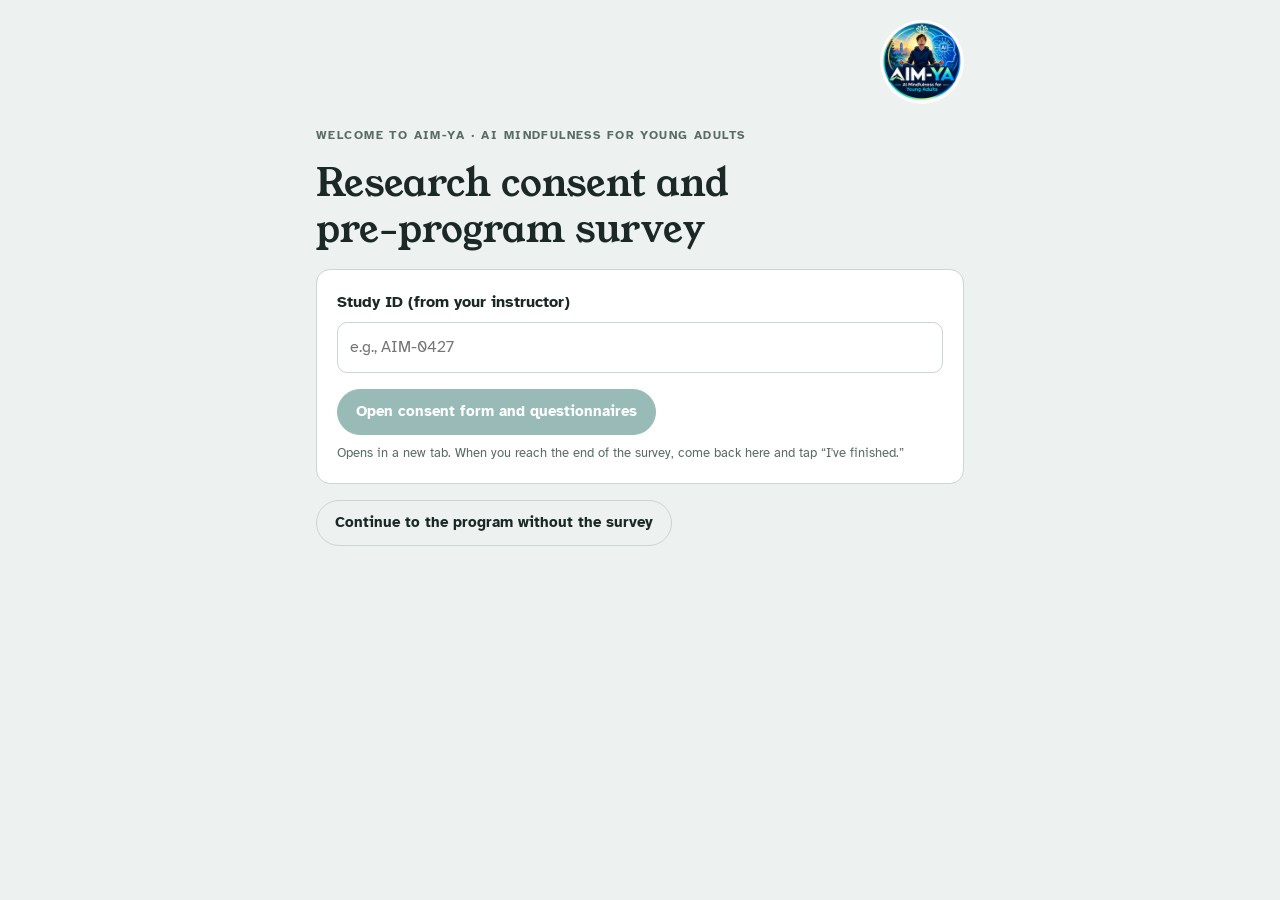
<file: index.html>
<!doctype html>
<html lang="en">
<head>
<meta charset="utf-8">
<meta name="viewport" content="width=device-width,initial-scale=1,viewport-fit=cover">
<title>AIM-YA</title>
<link rel="icon" href="media/logo.png">
<link rel="preconnect" href="https://fonts.googleapis.com">
<link rel="preconnect" href="https://fonts.gstatic.com" crossorigin>
<link rel="stylesheet" href="https://fonts.googleapis.com/css2?family=Young+Serif&family=Atkinson+Hyperlegible:ital,wght@0,400;0,700;1,400&family=JetBrains+Mono:wght@400;500&display=swap">
<link rel="stylesheet" href="app/app.css?v=8">
</head>
<body>
<div class="wrap" id="app" aria-live="polite"></div>
<div class="toast" id="toast" hidden></div>
<script>
window.AIMYA_VERSION="main"; window.AIMYA_ROOT="";
</script>
<script src="versions.js?v=8"></script>
<script src="app/app.js?v=8"></script>
</body>
</html>
</file>
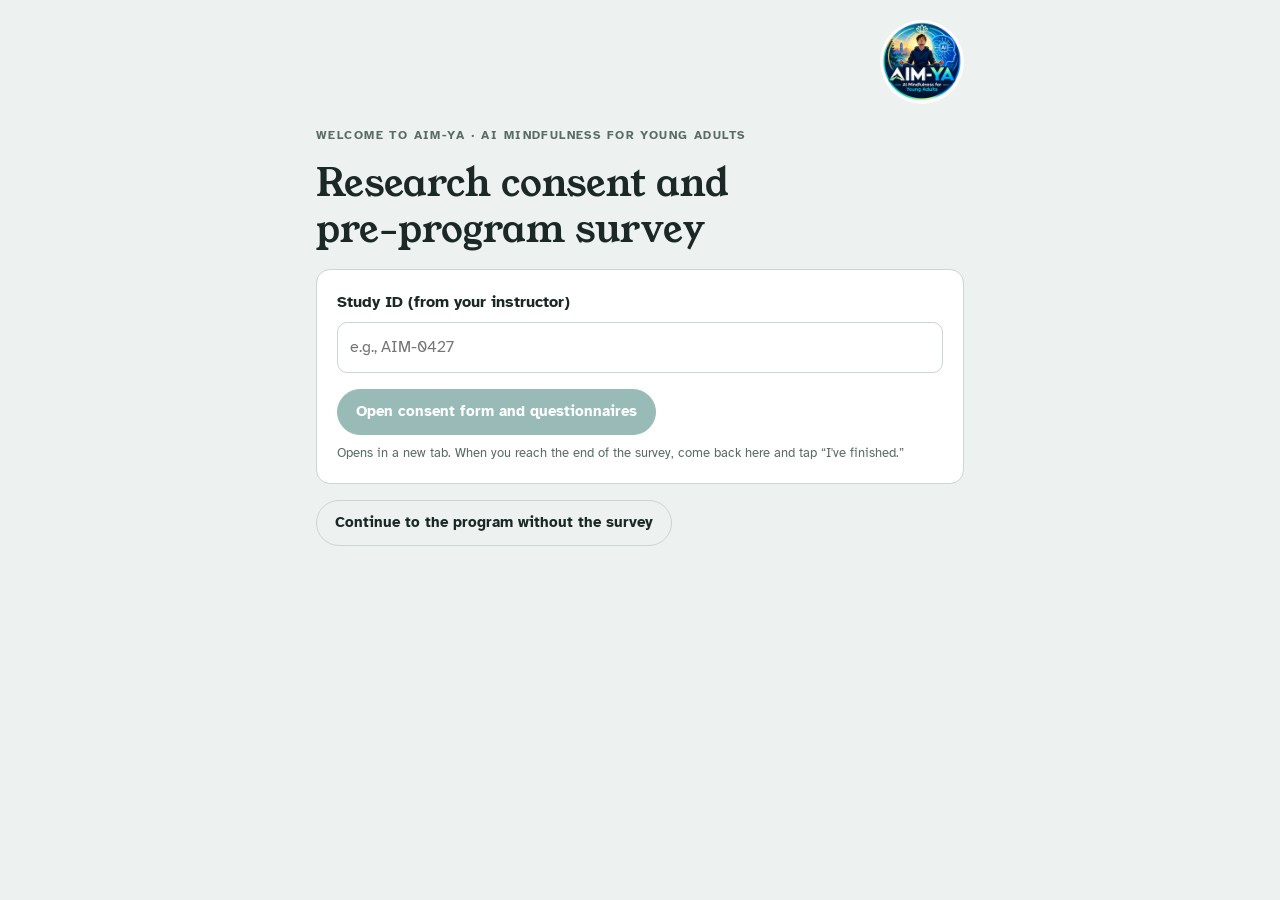
<file: _template/index.html>
<!doctype html>
<html lang="en">
<head>
<meta charset="utf-8">
<meta name="viewport" content="width=device-width,initial-scale=1,viewport-fit=cover">
<title>AIM-YA</title>
<link rel="icon" href="../media/logo.png">
<link rel="preconnect" href="https://fonts.googleapis.com">
<link rel="preconnect" href="https://fonts.gstatic.com" crossorigin>
<link rel="stylesheet" href="https://fonts.googleapis.com/css2?family=Young+Serif&family=Atkinson+Hyperlegible:ital,wght@0,400;0,700;1,400&family=JetBrains+Mono:wght@400;500&display=swap">
<link rel="stylesheet" href="../app/app.css?v=8">
</head>
<body>
<div class="wrap" id="app" aria-live="polite"></div>
<div class="toast" id="toast" hidden></div>
<script>
/* This page is the same in every version folder: the folder name picks the version in ../versions.js. */
window.AIMYA_VERSION=location.pathname.replace(/index\.html$/,"").split("/").filter(Boolean).pop();
window.AIMYA_ROOT="../";
</script>
<script src="../versions.js?v=8"></script>
<script src="../app/app.js?v=8"></script>
</body>
</html>
</file>
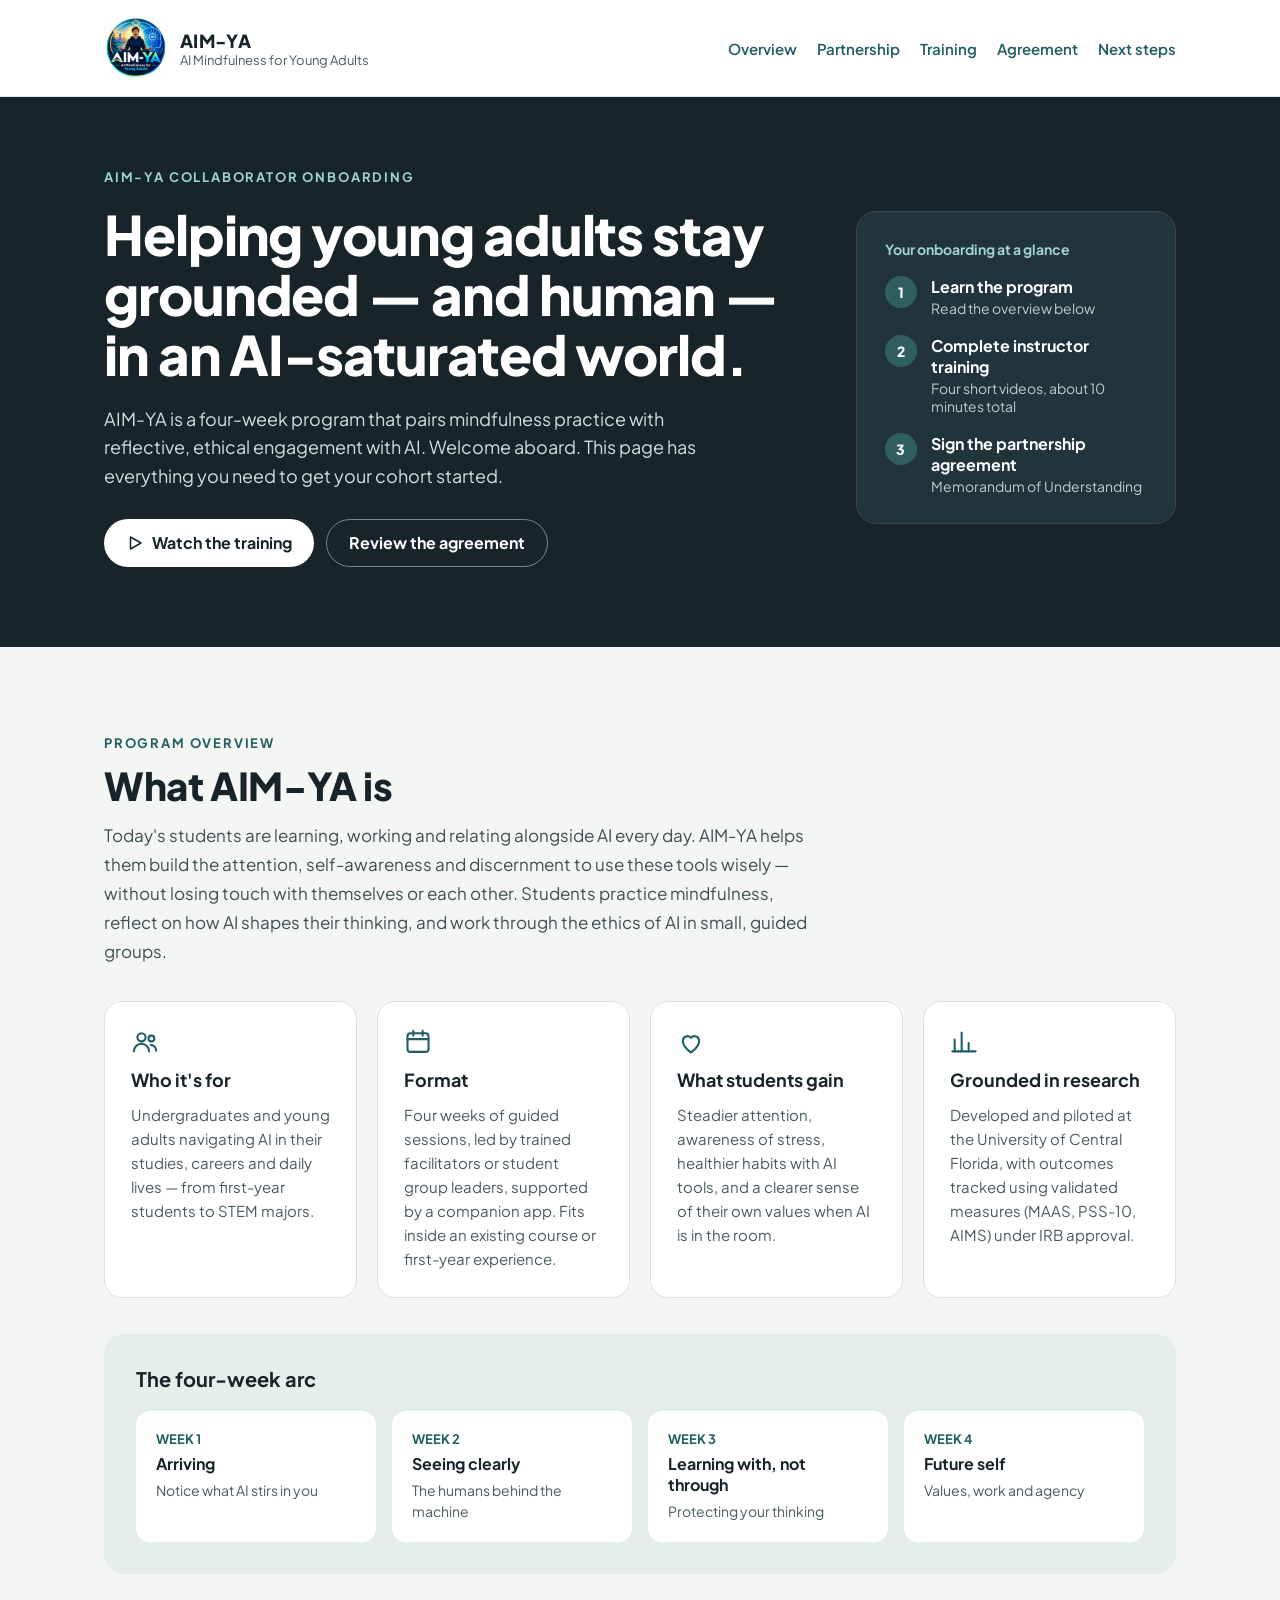
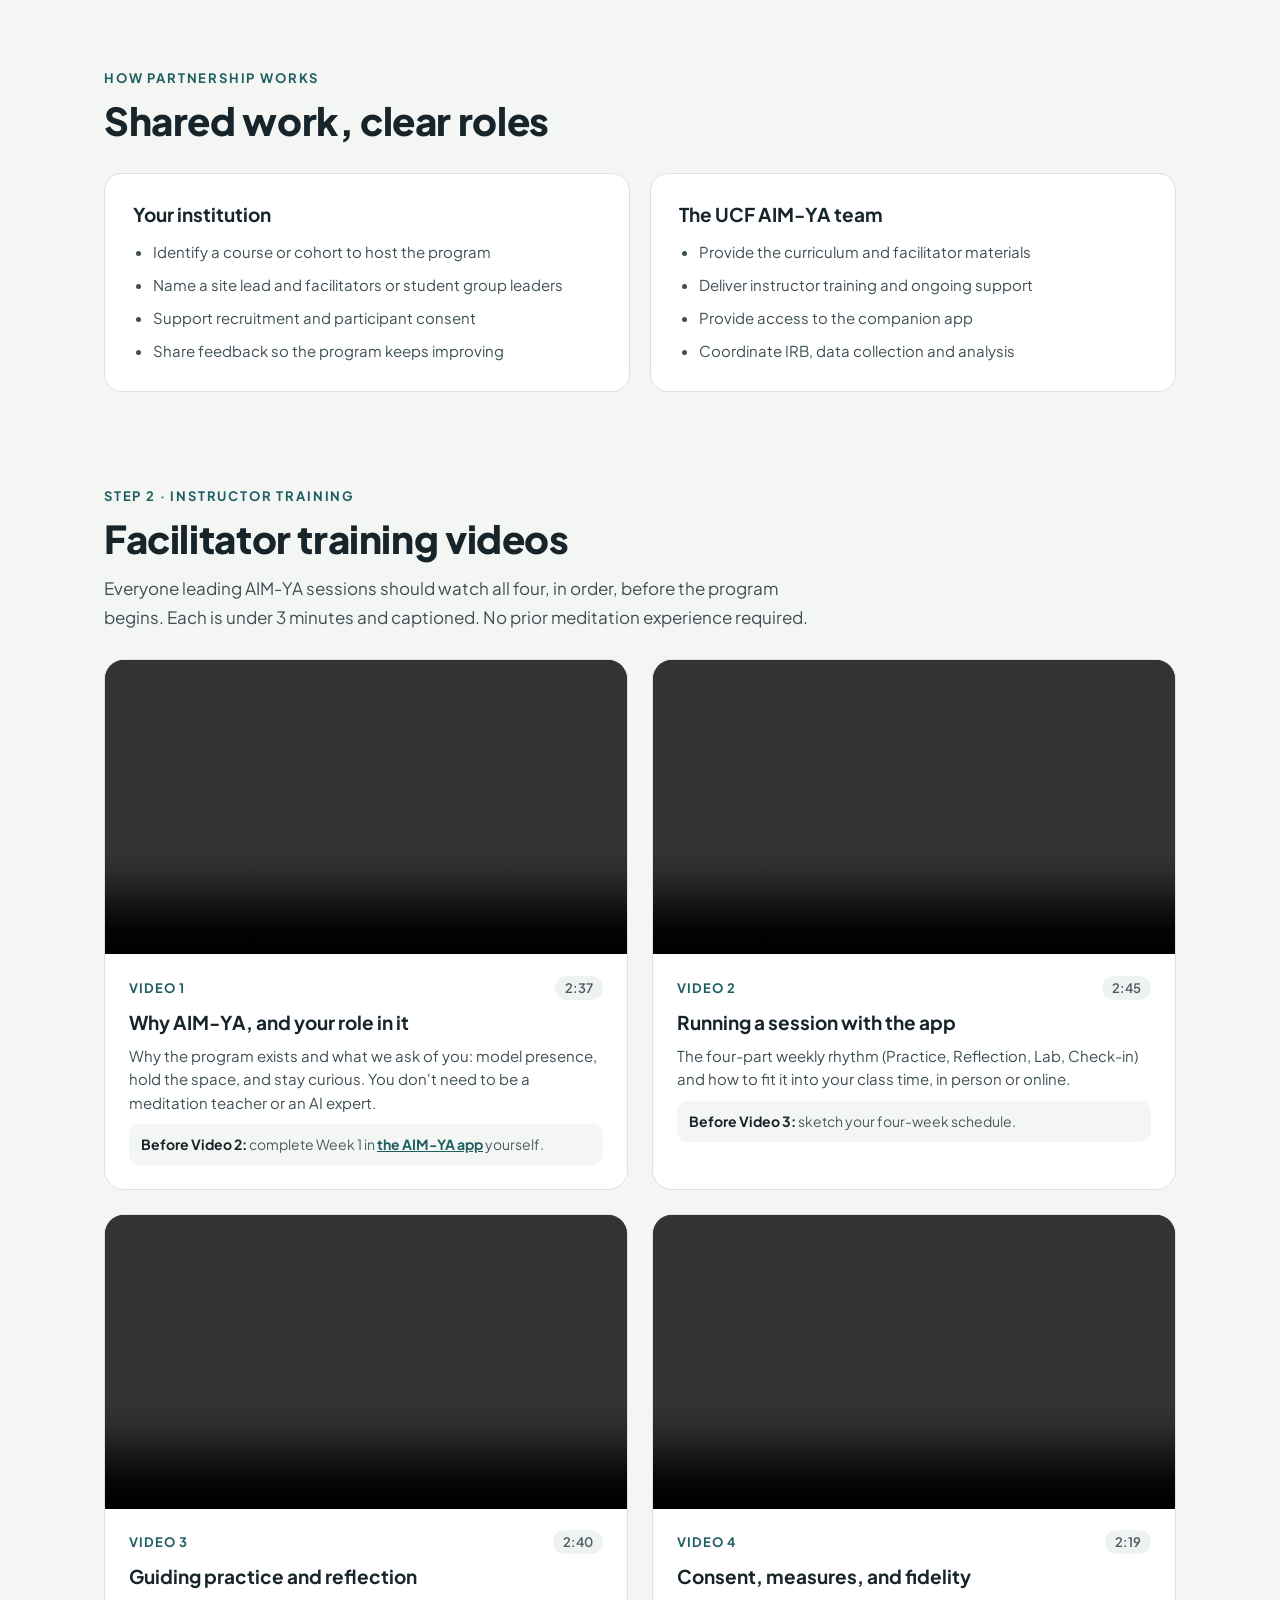
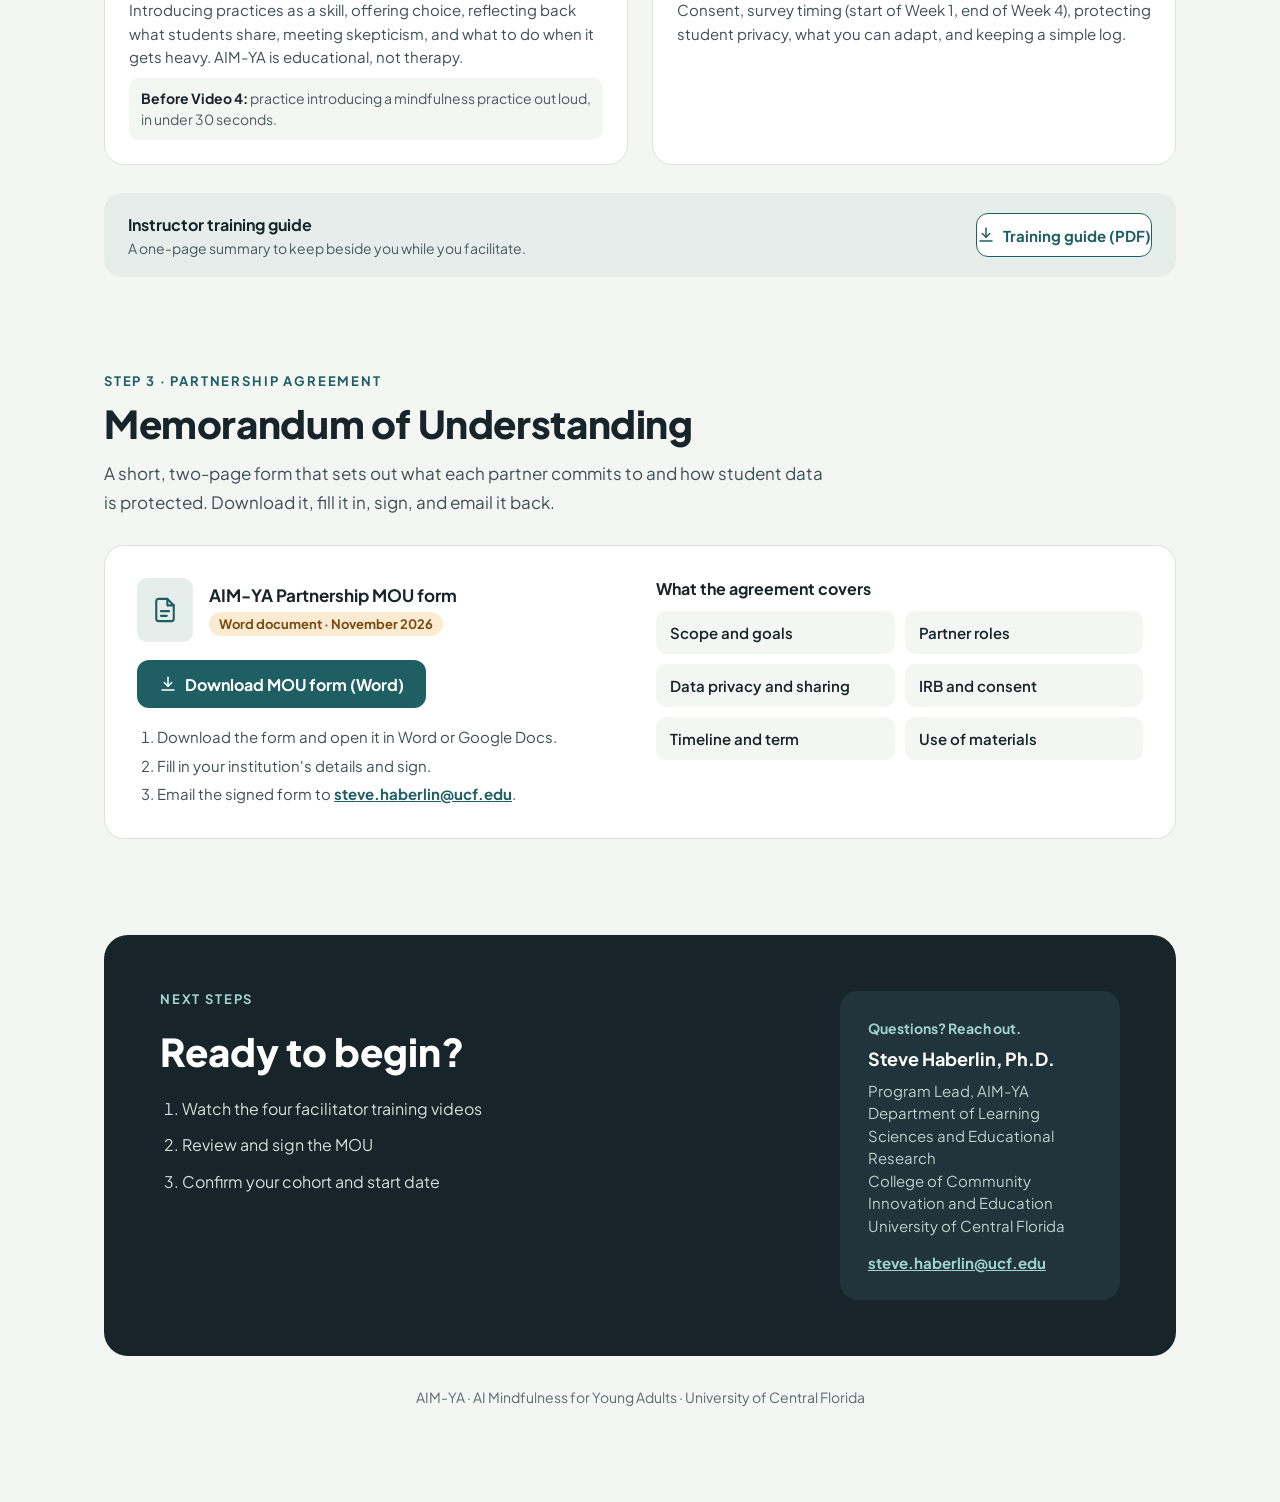
<file: onboarding/index.html>
<!doctype html>
<html lang="en">
<head>
<meta charset="utf-8">
<meta name="viewport" content="width=device-width,initial-scale=1,viewport-fit=cover">
<title>AIM-YA Collaborator Onboarding</title>
<meta name="description" content="Onboarding for AIM-YA (AI Mindfulness for Young Adults) collaborators: program overview, facilitator training videos, and the partnership MOU form.">
<link rel="icon" href="../media/logo.png">
<link rel="preconnect" href="https://fonts.googleapis.com">
<link href="https://fonts.googleapis.com/css2?family=Plus+Jakarta+Sans:wght@400;500;600;700;800&amp;display=swap" rel="stylesheet">
<style>
body{margin:0;background:#F4F6F3}
a{color:#1F5E63}a:hover{color:#163F43}
</style>
<style>html{scroll-behavior:smooth}*{box-sizing:border-box}img,video{max-width:100%}a:focus-visible,button:focus-visible{outline:3px solid #1F5E63;outline-offset:2px}</style>
</head>
<body>
<div style="font-family: 'Plus Jakarta Sans', system-ui, sans-serif; color: #17242A; background: #F4F6F3; min-height: 100vh">

<header style="background: #FFFFFF; border-bottom: 1px solid #DCE3DF">
<div style="max-width: 1120px; margin: 0 auto; padding: 16px 24px; display: flex; flex-wrap: wrap; align-items: center; justify-content: space-between; gap: 16px">
<div style="display: flex; align-items: center; gap: 12px">
<img src="../media/logo.png" alt="AIM-YA logo" style="width: 64px; height: 64px; object-fit: contain; display: block">
<div style="display: flex; flex-direction: column">
<span style="font-weight: 800; font-size: 18px; letter-spacing: 0.02em">AIM-YA</span>
<span style="font-size: 13px; color: #4A5A60">AI Mindfulness for Young Adults</span>
</div>
</div>
<div style="display: flex; flex-wrap: wrap; align-items: center; gap: 12px 24px">
<nav aria-label="Page sections" style="display: flex; flex-wrap: wrap; gap: 4px 20px; font-size: 15px; font-weight: 600">
<a href="#overview" style="text-decoration: none; padding: 10px 0">Overview</a>
<a href="#partnership" style="text-decoration: none; padding: 10px 0">Partnership</a>
<a href="#training" style="text-decoration: none; padding: 10px 0">Training</a>
<a href="#agreement" style="text-decoration: none; padding: 10px 0">Agreement</a>
<a href="#next-steps" style="text-decoration: none; padding: 10px 0">Next steps</a>
</nav>
</div>
</div>
</header>

<section style="background: #17242A; color: #FFFFFF">
<div style="max-width: 1120px; margin: 0 auto; padding: 72px 24px 80px; display: flex; flex-wrap: wrap; gap: 48px; align-items: center">
<div style="flex: 999 1 520px; min-width: 0; display: flex; flex-direction: column; gap: 20px">
<span style="font-size: 13px; font-weight: 700; letter-spacing: 0.14em; text-transform: uppercase; color: #9FD3D0">AIM-YA Collaborator Onboarding</span>
<h1 style="margin: 0; font-size: clamp(2.2rem, 4.5vw, 3.4rem); line-height: 1.1; font-weight: 800; letter-spacing: -0.02em">Helping young adults stay grounded — and human — in an AI-saturated world.</h1>
<p style="margin: 0; font-size: 18px; line-height: 1.6; color: #D3DEDB; max-width: 600px">AIM-YA is a four-week program that pairs mindfulness practice with reflective, ethical engagement with AI. Welcome aboard. This page has everything you need to get your cohort started.</p>
<div style="display: flex; flex-wrap: wrap; gap: 12px; margin-top: 8px">
<a href="#training" style="display: inline-flex; align-items: center; gap: 8px; min-height: 48px; padding: 0 22px; border-radius: 999px; background: #FFFFFF; color: #17242A; font-weight: 700; text-decoration: none">
<svg width="18" height="18" viewBox="0 0 24 24" fill="none" stroke="currentColor" stroke-width="2" stroke-linecap="round" stroke-linejoin="round" aria-hidden="true"><polygon points="6 4 20 12 6 20 6 4"></polygon></svg>
Watch the training</a>
<a href="#agreement" style="display: inline-flex; align-items: center; min-height: 48px; padding: 0 22px; border-radius: 999px; border: 1.5px solid #6E8A86; color: #FFFFFF; font-weight: 700; text-decoration: none">Review the agreement</a>
</div>
</div>
<div style="flex: 1 1 320px; min-width: 0; background: #22343B; border: 1px solid #34494F; border-radius: 20px; padding: 28px; display: flex; flex-direction: column; gap: 18px">
<span style="font-size: 14px; font-weight: 700; color: #9FD3D0">Your onboarding at a glance</span>
<div style="display: flex; gap: 14px; align-items: flex-start">
<span style="flex: none; width: 32px; height: 32px; border-radius: 999px; background: #2F5F61; display: flex; align-items: center; justify-content: center; font-weight: 800; font-size: 14px">1</span>
<div style="display: flex; flex-direction: column; gap: 2px"><span style="font-weight: 700">Learn the program</span><span style="font-size: 14px; color: #BFCDCA">Read the overview below</span></div>
</div>
<div style="display: flex; gap: 14px; align-items: flex-start">
<span style="flex: none; width: 32px; height: 32px; border-radius: 999px; background: #2F5F61; display: flex; align-items: center; justify-content: center; font-weight: 800; font-size: 14px">2</span>
<div style="display: flex; flex-direction: column; gap: 2px"><span style="font-weight: 700">Complete instructor training</span><span style="font-size: 14px; color: #BFCDCA">Four short videos, about 10 minutes total</span></div>
</div>
<div style="display: flex; gap: 14px; align-items: flex-start">
<span style="flex: none; width: 32px; height: 32px; border-radius: 999px; background: #2F5F61; display: flex; align-items: center; justify-content: center; font-weight: 800; font-size: 14px">3</span>
<div style="display: flex; flex-direction: column; gap: 2px"><span style="font-weight: 700">Sign the partnership agreement</span><span style="font-size: 14px; color: #BFCDCA">Memorandum of Understanding</span></div>
</div>
</div>
</div>
</section>

<section id="overview" style="max-width: 1120px; margin: 0 auto; padding: 88px 24px 40px; display: flex; flex-direction: column; gap: 36px">
<div style="display: flex; flex-direction: column; gap: 12px; max-width: 720px">
<span style="font-size: 13px; font-weight: 700; letter-spacing: 0.14em; text-transform: uppercase; color: #1F5E63">Program overview</span>
<h2 style="margin: 0; font-size: clamp(1.8rem, 3vw, 2.4rem); line-height: 1.2; font-weight: 800; letter-spacing: -0.01em">What AIM-YA is</h2>
<p style="margin: 0; font-size: 17px; line-height: 1.7; color: #3E4F55">Today's students are learning, working and relating alongside AI every day. AIM-YA helps them build the attention, self-awareness and discernment to use these tools wisely — without losing touch with themselves or each other. Students practice mindfulness, reflect on how AI shapes their thinking, and work through the ethics of AI in small, guided groups.</p>
</div>
<div style="display: grid; grid-template-columns: repeat(auto-fit, minmax(240px, 1fr)); gap: 20px">
<div style="background: #FFFFFF; border: 1px solid #DCE3DF; border-radius: 18px; padding: 26px; display: flex; flex-direction: column; gap: 12px">
<svg width="28" height="28" viewBox="0 0 24 24" fill="none" stroke="#1F5E63" stroke-width="1.8" stroke-linecap="round" stroke-linejoin="round" aria-hidden="true"><circle cx="9" cy="8" r="3.5"></circle><path d="M2.5 20a6.5 6.5 0 0 1 13 0"></path><circle cx="17.5" cy="9" r="2.5"></circle><path d="M17 14.5a5 5 0 0 1 4.5 5"></path></svg>
<h3 style="margin: 0; font-size: 18px; font-weight: 700">Who it's for</h3>
<p style="margin: 0; font-size: 15px; line-height: 1.6; color: #4A5A60">Undergraduates and young adults navigating AI in their studies, careers and daily lives — from first-year students to STEM majors.</p>
</div>
<div style="background: #FFFFFF; border: 1px solid #DCE3DF; border-radius: 18px; padding: 26px; display: flex; flex-direction: column; gap: 12px">
<svg width="28" height="28" viewBox="0 0 24 24" fill="none" stroke="#1F5E63" stroke-width="1.8" stroke-linecap="round" stroke-linejoin="round" aria-hidden="true"><rect x="3" y="4.5" width="18" height="16" rx="2.5"></rect><path d="M3 9.5h18"></path><path d="M8 2.5v4"></path><path d="M16 2.5v4"></path></svg>
<h3 style="margin: 0; font-size: 18px; font-weight: 700">Format</h3>
<p style="margin: 0; font-size: 15px; line-height: 1.6; color: #4A5A60">Four weeks of guided sessions, led by trained facilitators or student group leaders, supported by a companion app. Fits inside an existing course or first-year experience.</p>
</div>
<div style="background: #FFFFFF; border: 1px solid #DCE3DF; border-radius: 18px; padding: 26px; display: flex; flex-direction: column; gap: 12px">
<svg width="28" height="28" viewBox="0 0 24 24" fill="none" stroke="#1F5E63" stroke-width="1.8" stroke-linecap="round" stroke-linejoin="round" aria-hidden="true"><path d="M12 21s-7-4.5-7-10a4 4 0 0 1 7-2.6A4 4 0 0 1 19 11c0 5.5-7 10-7 10z"></path></svg>
<h3 style="margin: 0; font-size: 18px; font-weight: 700">What students gain</h3>
<p style="margin: 0; font-size: 15px; line-height: 1.6; color: #4A5A60">Steadier attention, awareness of stress, healthier habits with AI tools, and a clearer sense of their own values when AI is in the room.</p>
</div>
<div style="background: #FFFFFF; border: 1px solid #DCE3DF; border-radius: 18px; padding: 26px; display: flex; flex-direction: column; gap: 12px">
<svg width="28" height="28" viewBox="0 0 24 24" fill="none" stroke="#1F5E63" stroke-width="1.8" stroke-linecap="round" stroke-linejoin="round" aria-hidden="true"><path d="M4 20V10"></path><path d="M10 20V4"></path><path d="M16 20v-7"></path><path d="M22 20H2"></path></svg>
<h3 style="margin: 0; font-size: 18px; font-weight: 700">Grounded in research</h3>
<p style="margin: 0; font-size: 15px; line-height: 1.6; color: #4A5A60">Developed and piloted at the University of Central Florida, with outcomes tracked using validated measures (MAAS, PSS-10, AIMS) under IRB approval.</p>
</div>
</div>

<div style="background: #E6EEEB; border-radius: 20px; padding: 32px; display: flex; flex-direction: column; gap: 20px">
<h3 style="margin: 0; font-size: 20px; font-weight: 700">The four-week arc</h3>
<div style="display: grid; grid-template-columns: repeat(auto-fit, minmax(220px, 1fr)); gap: 16px">
<div style="background: #FFFFFF; border-radius: 14px; padding: 20px; display: flex; flex-direction: column; gap: 6px">
<span style="font-size: 13px; font-weight: 700; color: #1F5E63">WEEK 1</span>
<span style="font-weight: 700; font-size: 16px">Arriving</span>
<span style="font-size: 14px; line-height: 1.5; color: #4A5A60">Notice what AI stirs in you</span>
</div>
<div style="background: #FFFFFF; border-radius: 14px; padding: 20px; display: flex; flex-direction: column; gap: 6px">
<span style="font-size: 13px; font-weight: 700; color: #1F5E63">WEEK 2</span>
<span style="font-weight: 700; font-size: 16px">Seeing clearly</span>
<span style="font-size: 14px; line-height: 1.5; color: #4A5A60">The humans behind the machine</span>
</div>
<div style="background: #FFFFFF; border-radius: 14px; padding: 20px; display: flex; flex-direction: column; gap: 6px">
<span style="font-size: 13px; font-weight: 700; color: #1F5E63">WEEK 3</span>
<span style="font-weight: 700; font-size: 16px">Learning with, not through</span>
<span style="font-size: 14px; line-height: 1.5; color: #4A5A60">Protecting your thinking</span>
</div>
<div style="background: #FFFFFF; border-radius: 14px; padding: 20px; display: flex; flex-direction: column; gap: 6px">
<span style="font-size: 13px; font-weight: 700; color: #1F5E63">WEEK 4</span>
<span style="font-weight: 700; font-size: 16px">Future self</span>
<span style="font-size: 14px; line-height: 1.5; color: #4A5A60">Values, work and agency</span>
</div>
</div>
</div>
</section>

<section id="partnership" style="max-width: 1120px; margin: 0 auto; padding: 56px 24px 40px; display: flex; flex-direction: column; gap: 28px">
<div style="display: flex; flex-direction: column; gap: 12px; max-width: 720px">
<span style="font-size: 13px; font-weight: 700; letter-spacing: 0.14em; text-transform: uppercase; color: #1F5E63">How partnership works</span>
<h2 style="margin: 0; font-size: clamp(1.8rem, 3vw, 2.4rem); line-height: 1.2; font-weight: 800; letter-spacing: -0.01em">Shared work, clear roles</h2>
</div>
<div style="display: grid; grid-template-columns: repeat(auto-fit, minmax(300px, 1fr)); gap: 20px">
<div style="background: #FFFFFF; border: 1px solid #DCE3DF; border-radius: 18px; padding: 28px; display: flex; flex-direction: column; gap: 14px">
<h3 style="margin: 0; font-size: 19px; font-weight: 700">Your institution</h3>
<ul style="margin: 0; padding-left: 20px; display: flex; flex-direction: column; gap: 10px; font-size: 15px; line-height: 1.55; color: #3E4F55">
<li>Identify a course or cohort to host the program</li>
<li>Name a site lead and facilitators or student group leaders</li>
<li>Support recruitment and participant consent</li>
<li>Share feedback so the program keeps improving</li>
</ul>
</div>
<div style="background: #FFFFFF; border: 1px solid #DCE3DF; border-radius: 18px; padding: 28px; display: flex; flex-direction: column; gap: 14px">
<h3 style="margin: 0; font-size: 19px; font-weight: 700">The UCF AIM-YA team</h3>
<ul style="margin: 0; padding-left: 20px; display: flex; flex-direction: column; gap: 10px; font-size: 15px; line-height: 1.55; color: #3E4F55">
<li>Provide the curriculum and facilitator materials</li>
<li>Deliver instructor training and ongoing support</li>
<li>Provide access to the companion app</li>
<li>Coordinate IRB, data collection and analysis</li>
</ul>
</div>
</div>
</section>

<section id="training" style="max-width: 1120px; margin: 0 auto; padding: 56px 24px 40px; display: flex; flex-direction: column; gap: 28px">
<div style="display: flex; flex-direction: column; gap: 12px; max-width: 720px">
<span style="font-size: 13px; font-weight: 700; letter-spacing: 0.14em; text-transform: uppercase; color: #1F5E63">Step 2 · Instructor training</span>
<h2 style="margin: 0; font-size: clamp(1.8rem, 3vw, 2.4rem); line-height: 1.2; font-weight: 800; letter-spacing: -0.01em">Facilitator training videos</h2>
<p style="margin: 0; font-size: 17px; line-height: 1.7; color: #3E4F55">Everyone leading AIM-YA sessions should watch all four, in order, before the program begins. Each is under 3 minutes and captioned. No prior meditation experience required.</p>
</div>
<div style="display: grid; grid-template-columns: repeat(auto-fit, minmax(min(100%, 420px), 1fr)); gap: 24px">

<div style="background: #FFFFFF; border: 1px solid #DCE3DF; border-radius: 20px; overflow: hidden; display: flex; flex-direction: column">
<video src="media/video1-why-role-v2.mp4" controls="" preload="metadata" playsinline="" aria-label="Video 1: Why AIM-YA, and your role in it" style="display: block; width: 100%; aspect-ratio: 16 / 9; background: #17242A"></video>
<div style="padding: 22px 24px 24px; display: flex; flex-direction: column; gap: 10px">
<div style="display: flex; justify-content: space-between; align-items: center; gap: 12px">
<span style="font-size: 13px; font-weight: 700; letter-spacing: 0.08em; color: #1F5E63">VIDEO 1</span>
<span style="font-size: 13px; font-weight: 600; color: #4A5A60; background: #EEF2F0; padding: 4px 10px; border-radius: 999px">2:37</span>
</div>
<h3 style="margin: 0; font-size: 19px; font-weight: 700">Why AIM-YA, and your role in it</h3>
<p style="margin: 0; font-size: 15px; line-height: 1.55; color: #3E4F55">Why the program exists and what we ask of you: model presence, hold the space, and stay curious. You don't need to be a meditation teacher or an AI expert.</p>
<p style="margin: 0; font-size: 14px; line-height: 1.5; color: #4A5A60; background: #F4F6F3; border-radius: 10px; padding: 10px 12px"><strong style="color: #17242A">Before Video 2:</strong> complete Week 1 in <a href="../" target="_blank" rel="noopener" style="font-weight: 700">the AIM-YA app</a> yourself.</p>
</div>
</div>

<div style="background: #FFFFFF; border: 1px solid #DCE3DF; border-radius: 20px; overflow: hidden; display: flex; flex-direction: column">
<video src="media/video2-running-session-v2.mp4" controls="" preload="metadata" playsinline="" aria-label="Video 2: Running a session with the app" style="display: block; width: 100%; aspect-ratio: 16 / 9; background: #17242A"></video>
<div style="padding: 22px 24px 24px; display: flex; flex-direction: column; gap: 10px">
<div style="display: flex; justify-content: space-between; align-items: center; gap: 12px">
<span style="font-size: 13px; font-weight: 700; letter-spacing: 0.08em; color: #1F5E63">VIDEO 2</span>
<span style="font-size: 13px; font-weight: 600; color: #4A5A60; background: #EEF2F0; padding: 4px 10px; border-radius: 999px">2:45</span>
</div>
<h3 style="margin: 0; font-size: 19px; font-weight: 700">Running a session with the app</h3>
<p style="margin: 0; font-size: 15px; line-height: 1.55; color: #3E4F55">The four-part weekly rhythm (Practice, Reflection, Lab, Check-in) and how to fit it into your class time, in person or online.</p>
<p style="margin: 0; font-size: 14px; line-height: 1.5; color: #4A5A60; background: #F4F6F3; border-radius: 10px; padding: 10px 12px"><strong style="color: #17242A">Before Video 3:</strong> sketch your four-week schedule.</p>
</div>
</div>

<div style="background: #FFFFFF; border: 1px solid #DCE3DF; border-radius: 20px; overflow: hidden; display: flex; flex-direction: column">
<video src="media/video3-guiding-practice-v2.mp4" controls="" preload="metadata" playsinline="" aria-label="Video 3: Guiding practice and reflection" style="display: block; width: 100%; aspect-ratio: 16 / 9; background: #17242A"></video>
<div style="padding: 22px 24px 24px; display: flex; flex-direction: column; gap: 10px">
<div style="display: flex; justify-content: space-between; align-items: center; gap: 12px">
<span style="font-size: 13px; font-weight: 700; letter-spacing: 0.08em; color: #1F5E63">VIDEO 3</span>
<span style="font-size: 13px; font-weight: 600; color: #4A5A60; background: #EEF2F0; padding: 4px 10px; border-radius: 999px">2:40</span>
</div>
<h3 style="margin: 0; font-size: 19px; font-weight: 700">Guiding practice and reflection</h3>
<p style="margin: 0; font-size: 15px; line-height: 1.55; color: #3E4F55">Introducing practices as a skill, offering choice, reflecting back what students share, meeting skepticism, and what to do when it gets heavy. AIM-YA is educational, not therapy.</p>
<p style="margin: 0; font-size: 14px; line-height: 1.5; color: #4A5A60; background: #F4F6F3; border-radius: 10px; padding: 10px 12px"><strong style="color: #17242A">Before Video 4:</strong> practice introducing a mindfulness practice out loud, in under 30 seconds.</p>
</div>
</div>

<div style="background: #FFFFFF; border: 1px solid #DCE3DF; border-radius: 20px; overflow: hidden; display: flex; flex-direction: column">
<video src="media/video4-consent-fidelity-v2.mp4" controls="" preload="metadata" playsinline="" aria-label="Video 4: Consent, measures, and fidelity" style="display: block; width: 100%; aspect-ratio: 16 / 9; background: #17242A"></video>
<div style="padding: 22px 24px 24px; display: flex; flex-direction: column; gap: 10px">
<div style="display: flex; justify-content: space-between; align-items: center; gap: 12px">
<span style="font-size: 13px; font-weight: 700; letter-spacing: 0.08em; color: #1F5E63">VIDEO 4</span>
<span style="font-size: 13px; font-weight: 600; color: #4A5A60; background: #EEF2F0; padding: 4px 10px; border-radius: 999px">2:19</span>
</div>
<h3 style="margin: 0; font-size: 19px; font-weight: 700">Consent, measures, and fidelity</h3>
<p style="margin: 0; font-size: 15px; line-height: 1.55; color: #3E4F55">Consent, survey timing (start of Week 1, end of Week 4), protecting student privacy, what you can adapt, and keeping a simple log.</p>
</div>
</div>

</div>
<div style="display: flex; flex-wrap: wrap; align-items: center; justify-content: space-between; gap: 16px; background: #E6EEEB; border-radius: 18px; padding: 20px 24px">
<div style="display: flex; flex-direction: column; gap: 4px">
<span style="font-weight: 700; font-size: 16px">Instructor training guide</span>
<span style="font-size: 14px; color: #4A5A60">A one-page summary to keep beside you while you facilitate.</span>
</div>
<a href="files/AIM-YA-Instructor-Training-Guide.pdf" download="AIM-YA-Instructor-Training-Guide.pdf" style="display: inline-flex; align-items: center; justify-content: center; gap: 8px; min-height: 44px; border-radius: 12px; border: 1.5px solid #1F5E63; background: #FFFFFF; color: #1F5E63; font-weight: 700; font-size: 15px; text-decoration: none"><svg width="18" height="18" viewBox="0 0 24 24" fill="none" stroke="currentColor" stroke-width="2" stroke-linecap="round" stroke-linejoin="round" aria-hidden="true"><path d="M12 3v12"></path><path d="M7 10l5 5 5-5"></path><path d="M4 20h16"></path></svg>Training guide (PDF)</a>
</div>
</section>

<section id="agreement" style="max-width: 1120px; margin: 0 auto; padding: 56px 24px 40px; display: flex; flex-direction: column; gap: 28px">
<div style="display: flex; flex-direction: column; gap: 12px; max-width: 720px">
<span style="font-size: 13px; font-weight: 700; letter-spacing: 0.14em; text-transform: uppercase; color: #1F5E63">Step 3 · Partnership agreement</span>
<h2 style="margin: 0; font-size: clamp(1.8rem, 3vw, 2.4rem); line-height: 1.2; font-weight: 800; letter-spacing: -0.01em">Memorandum of Understanding</h2>
<p style="margin: 0; font-size: 17px; line-height: 1.7; color: #3E4F55">A short, two-page form that sets out what each partner commits to and how student data is protected. Download it, fill it in, sign, and email it back.</p>
</div>
<div style="background: #FFFFFF; border: 1px solid #DCE3DF; border-radius: 20px; padding: 32px; display: flex; flex-wrap: wrap; gap: 32px; align-items: flex-start">
<div style="flex: 1 1 300px; min-width: 0; display: flex; flex-direction: column; gap: 18px">
<div style="display: flex; align-items: center; gap: 16px">
<div style="flex: none; width: 56px; height: 64px; border-radius: 10px; background: #E6EEEB; display: flex; align-items: center; justify-content: center">
<svg width="28" height="28" viewBox="0 0 24 24" fill="none" stroke="#1F5E63" stroke-width="1.8" stroke-linecap="round" stroke-linejoin="round" aria-hidden="true"><path d="M14 2.5H6.5a2 2 0 0 0-2 2v15a2 2 0 0 0 2 2h11a2 2 0 0 0 2-2V8z"></path><path d="M14 2.5V8h5.5"></path><path d="M8.5 13h7"></path><path d="M8.5 17h5"></path></svg>
</div>
<div style="display: flex; flex-direction: column; gap: 6px">
<span style="font-weight: 700; font-size: 17px">AIM-YA Partnership MOU form</span>
<span style="align-self: flex-start; font-size: 13px; font-weight: 700; color: #7A4B0E; background: #FBEBD3; padding: 4px 10px; border-radius: 999px">Word document · November 2026</span>
</div>
</div>
<div style="display: flex; flex-wrap: wrap; gap: 12px">
<a href="files/AIM-YA-Partnership-MOU-Form-v2.docx" download="AIM-YA-Partnership-MOU-Form.docx" style="display: inline-flex; align-items: center; gap: 8px; min-height: 48px; padding: 0 22px; border-radius: 12px; background: #1F5E63; color: #FFFFFF; font-size: 16px; font-weight: 700; text-decoration: none">
<svg width="18" height="18" viewBox="0 0 24 24" fill="none" stroke="currentColor" stroke-width="2" stroke-linecap="round" stroke-linejoin="round" aria-hidden="true"><path d="M12 3v12"></path><path d="M7 10l5 5 5-5"></path><path d="M4 20h16"></path></svg>
Download MOU form (Word)</a>
</div>
<ol style="margin: 0; padding-left: 20px; display: flex; flex-direction: column; gap: 6px; font-size: 15px; line-height: 1.5; color: #3E4F55">
<li>Download the form and open it in Word or Google Docs.</li>
<li>Fill in your institution's details and sign.</li>
<li>Email the signed form to <a href="mailto:steve.haberlin@ucf.edu" style="font-weight: 700">steve.haberlin@ucf.edu</a>.</li>
</ol>

</div>
<div style="flex: 1 1 300px; min-width: 0; display: flex; flex-direction: column; gap: 12px">
<h3 style="margin: 0; font-size: 16px; font-weight: 700">What the agreement covers</h3>
<div style="display: grid; grid-template-columns: repeat(auto-fit, minmax(180px, 1fr)); gap: 10px">
<span style="background: #F4F6F3; border-radius: 10px; padding: 12px 14px; font-size: 15px; font-weight: 600">Scope and goals</span>
<span style="background: #F4F6F3; border-radius: 10px; padding: 12px 14px; font-size: 15px; font-weight: 600">Partner roles</span>
<span style="background: #F4F6F3; border-radius: 10px; padding: 12px 14px; font-size: 15px; font-weight: 600">Data privacy and sharing</span>
<span style="background: #F4F6F3; border-radius: 10px; padding: 12px 14px; font-size: 15px; font-weight: 600">IRB and consent</span>
<span style="background: #F4F6F3; border-radius: 10px; padding: 12px 14px; font-size: 15px; font-weight: 600">Timeline and term</span>
<span style="background: #F4F6F3; border-radius: 10px; padding: 12px 14px; font-size: 15px; font-weight: 600">Use of materials</span>
</div>
</div>
</div>
</section>

<section id="next-steps" style="max-width: 1120px; margin: 0 auto; padding: 56px 24px 96px">
<div style="background: #17242A; color: #FFFFFF; border-radius: 24px; padding: clamp(28px, 5vw, 56px); display: flex; flex-wrap: wrap; gap: 40px">
<div style="flex: 999 1 420px; min-width: 0; display: flex; flex-direction: column; gap: 22px">
<span style="font-size: 13px; font-weight: 700; letter-spacing: 0.14em; text-transform: uppercase; color: #9FD3D0">Next steps</span>
<h2 style="margin: 0; font-size: clamp(1.8rem, 3vw, 2.4rem); line-height: 1.2; font-weight: 800">Ready to begin?</h2>
<ol style="margin: 0; padding-left: 22px; display: flex; flex-direction: column; gap: 12px; font-size: 16px; line-height: 1.55; color: #D3DEDB">
<li>Watch the four facilitator training videos</li>
<li>Review and sign the MOU</li>
<li>Confirm your cohort and start date</li>
</ol>
</div>
<div style="flex: 1 1 280px; min-width: 0; background: #22343B; border-radius: 18px; padding: 28px; display: flex; flex-direction: column; gap: 10px">
<span style="font-size: 14px; font-weight: 700; color: #9FD3D0">Questions? Reach out.</span>
<span style="font-weight: 700; font-size: 18px">Steve Haberlin, Ph.D.</span>
<span style="font-size: 15px; line-height: 1.5; color: #BFCDCA">Program Lead, AIM-YA<br>Department of Learning Sciences and Educational Research<br>College of Community Innovation and Education<br>University of Central Florida</span>
<a href="mailto:steve.haberlin@ucf.edu" style="color: #9FD3D0; font-weight: 700; font-size: 15px; margin-top: 6px">steve.haberlin@ucf.edu</a>
</div>
</div>
<p style="margin: 32px 0 0; text-align: center; font-size: 14px; color: #5A6A70">AIM-YA · AI Mindfulness for Young Adults · University of Central Florida</p>
</section>

</div>
</body>
</html>
</file>
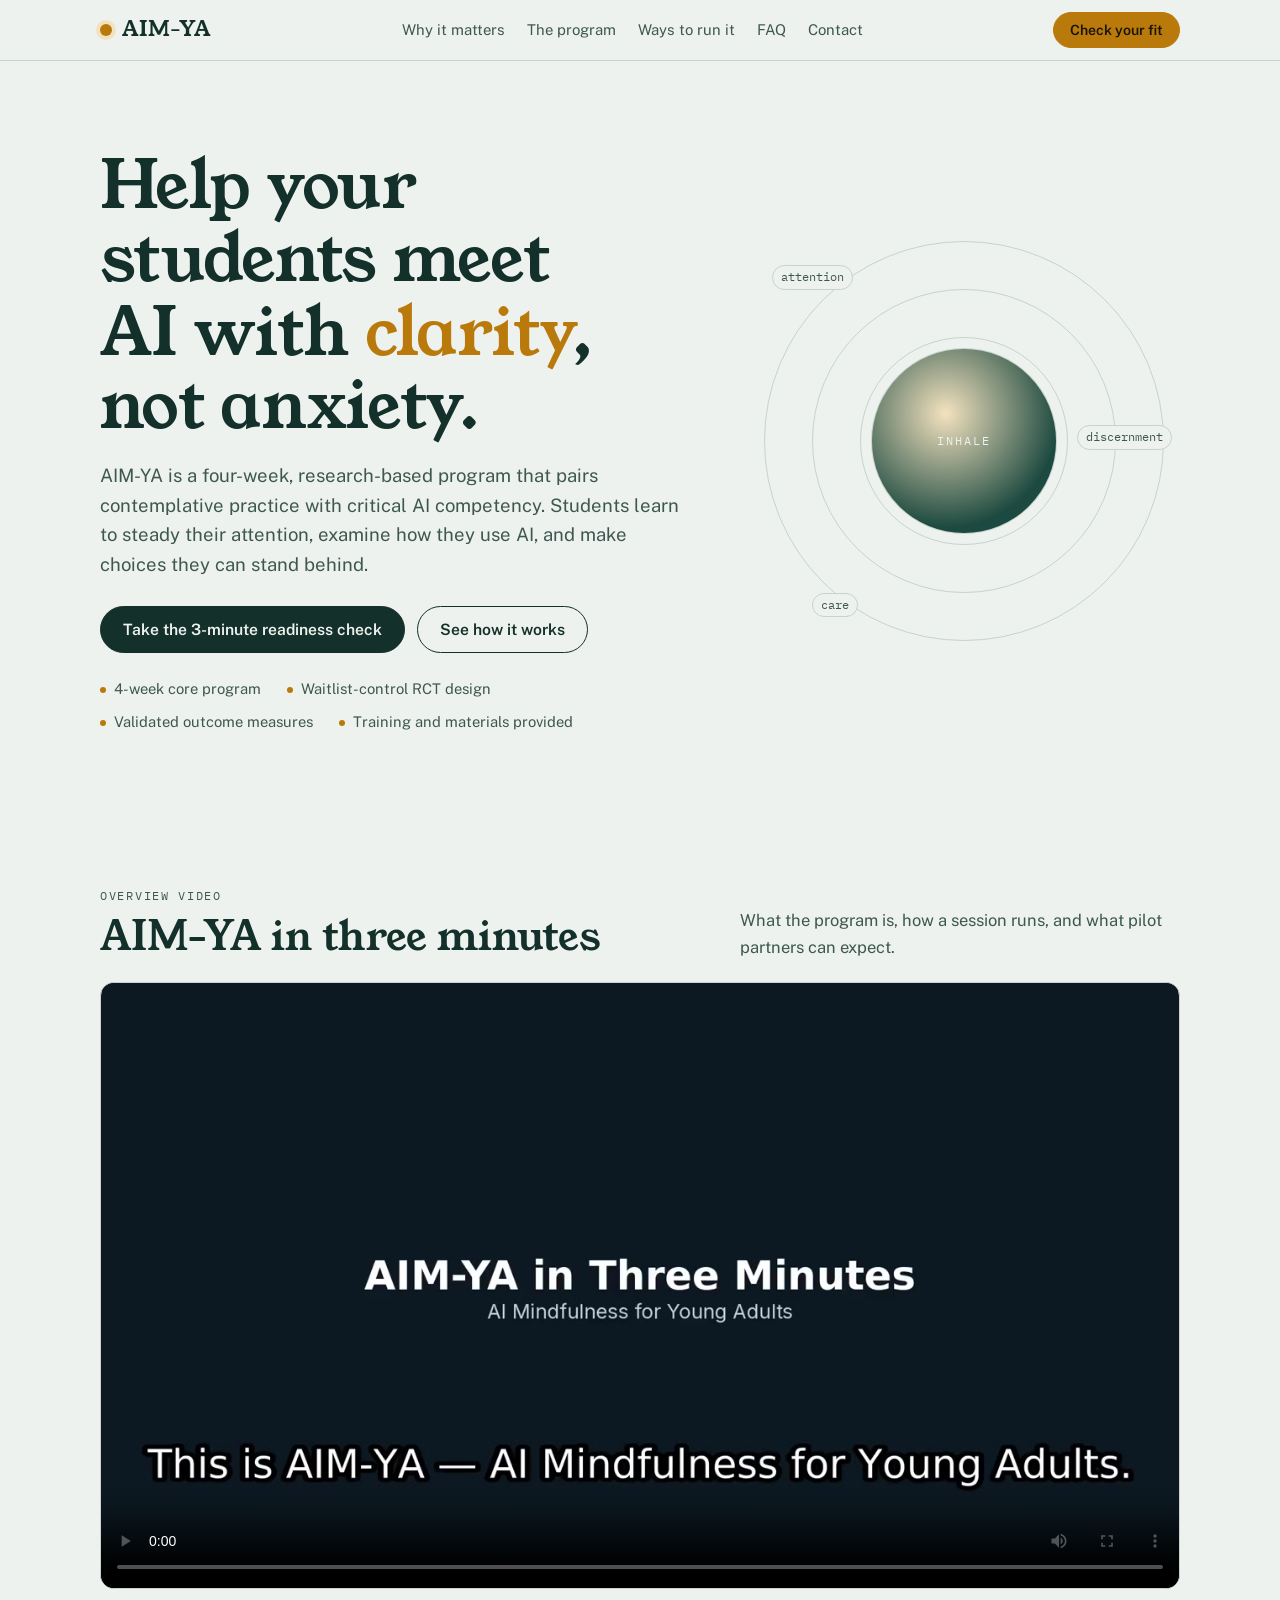
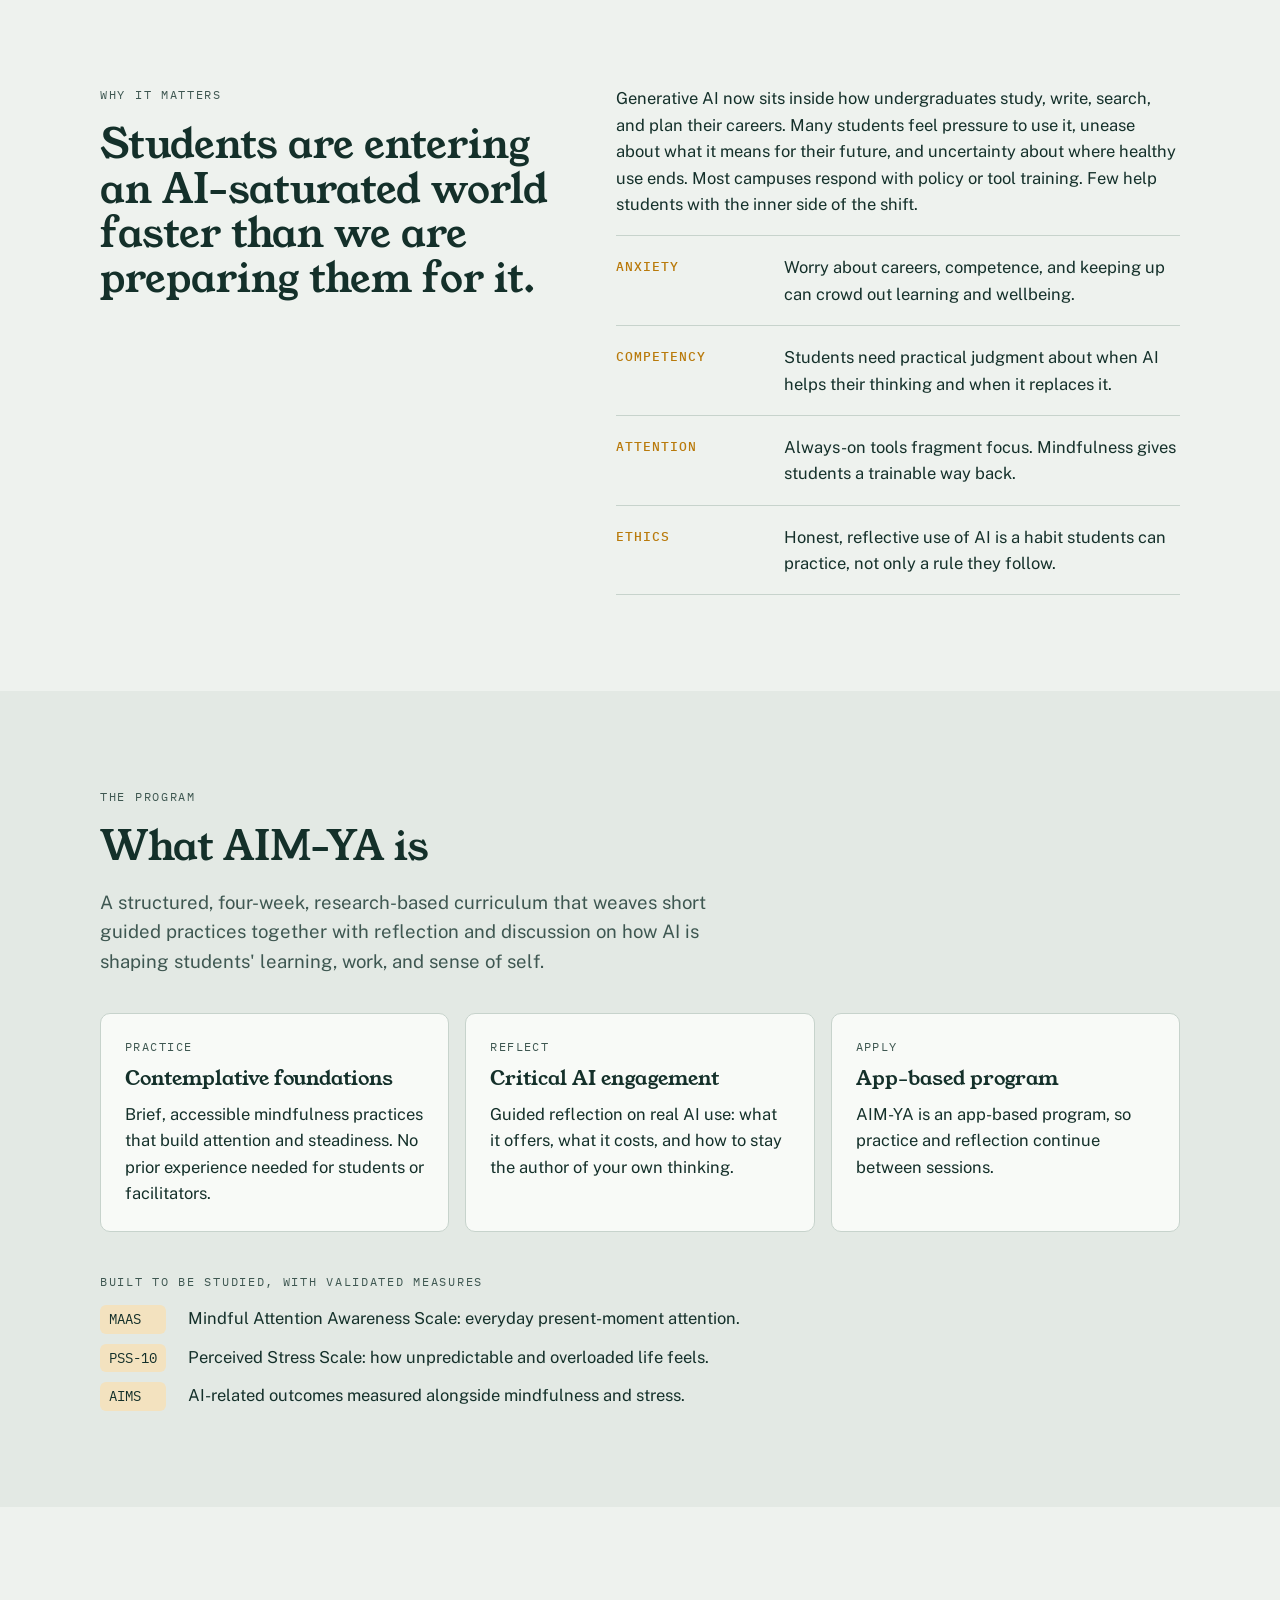
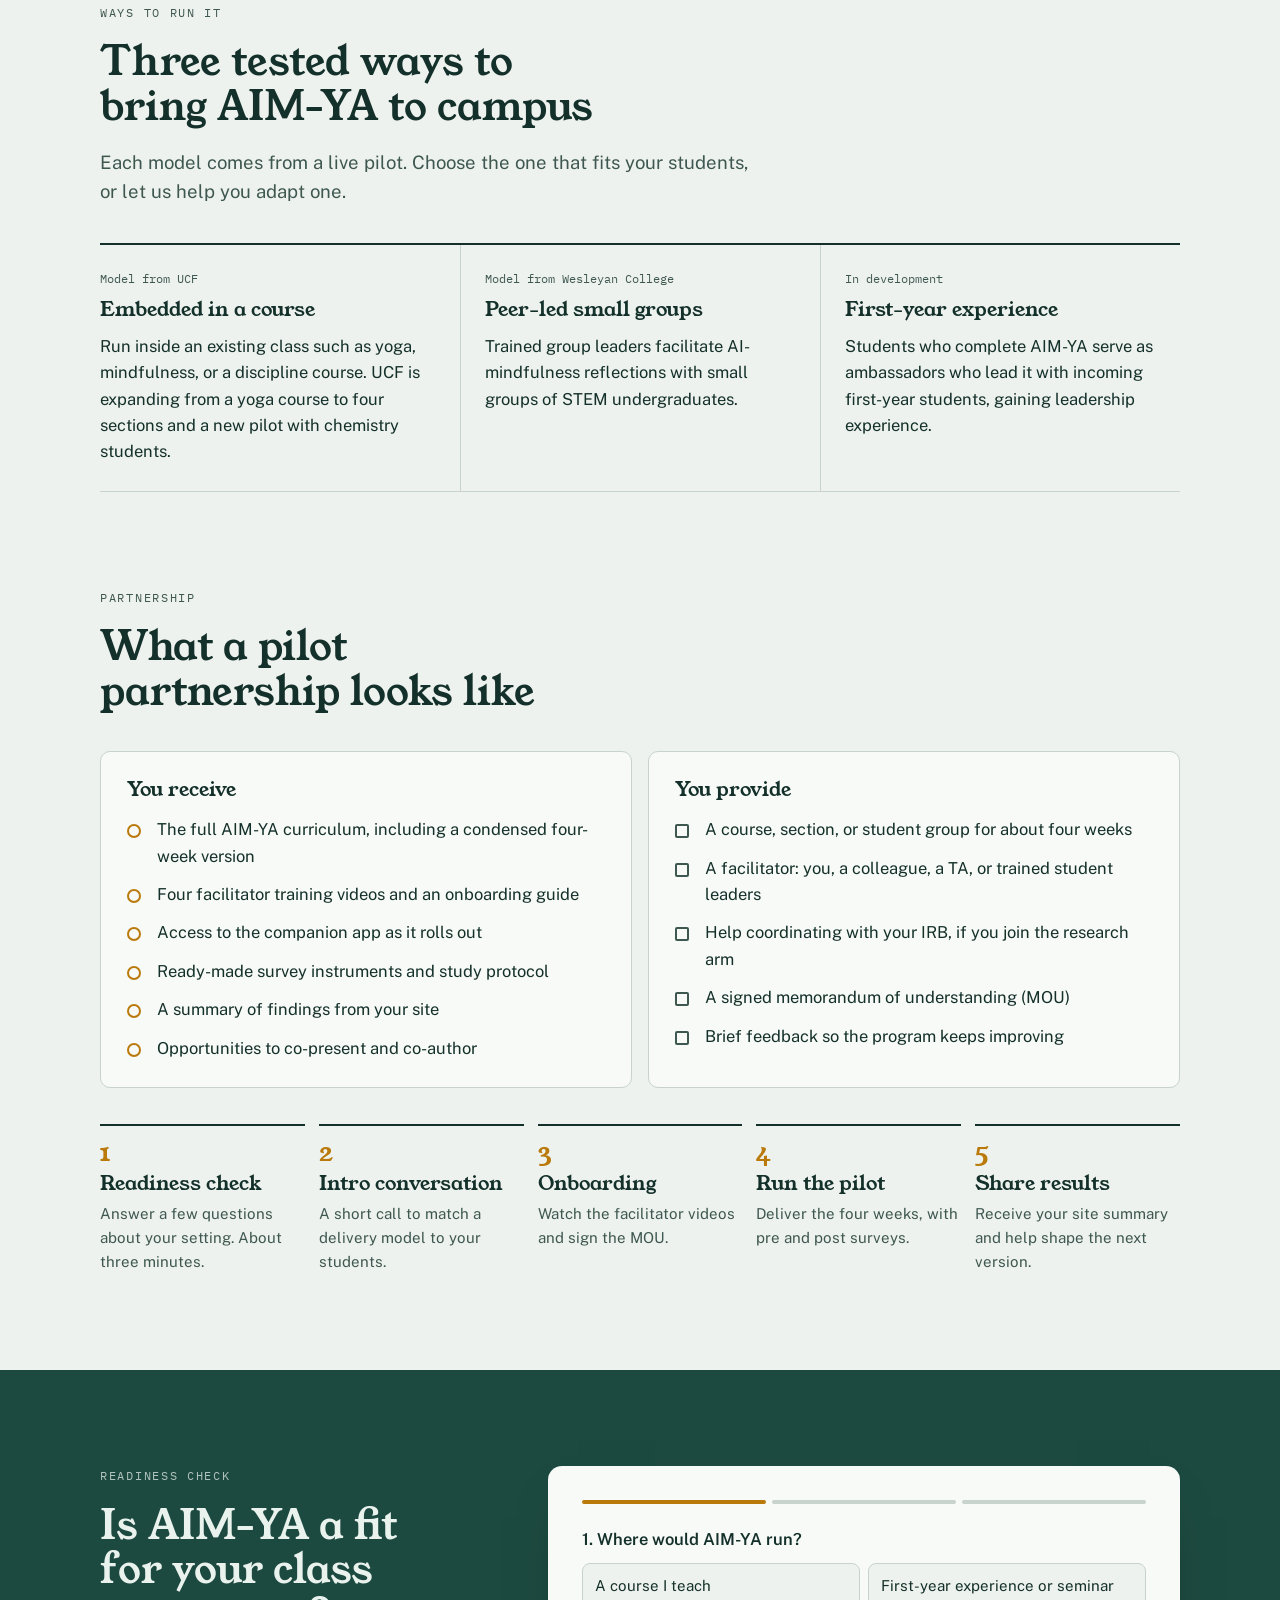
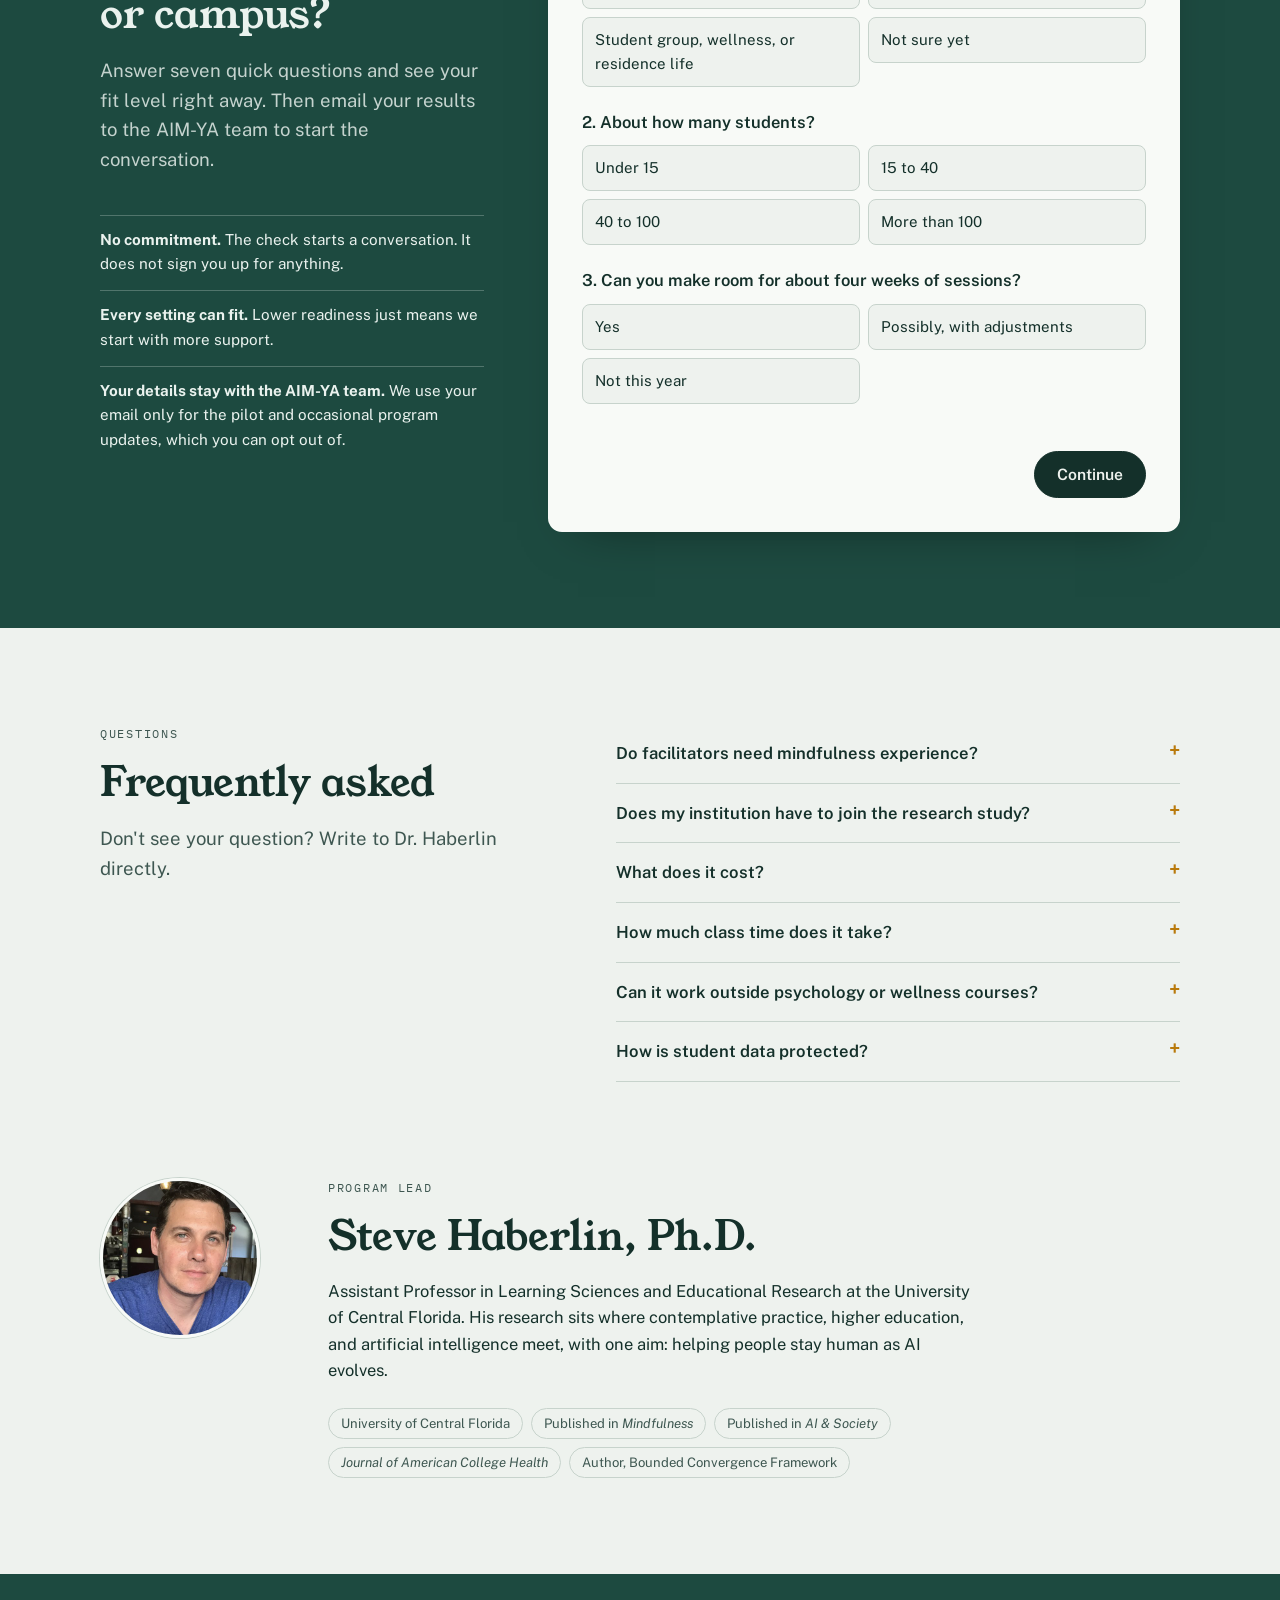
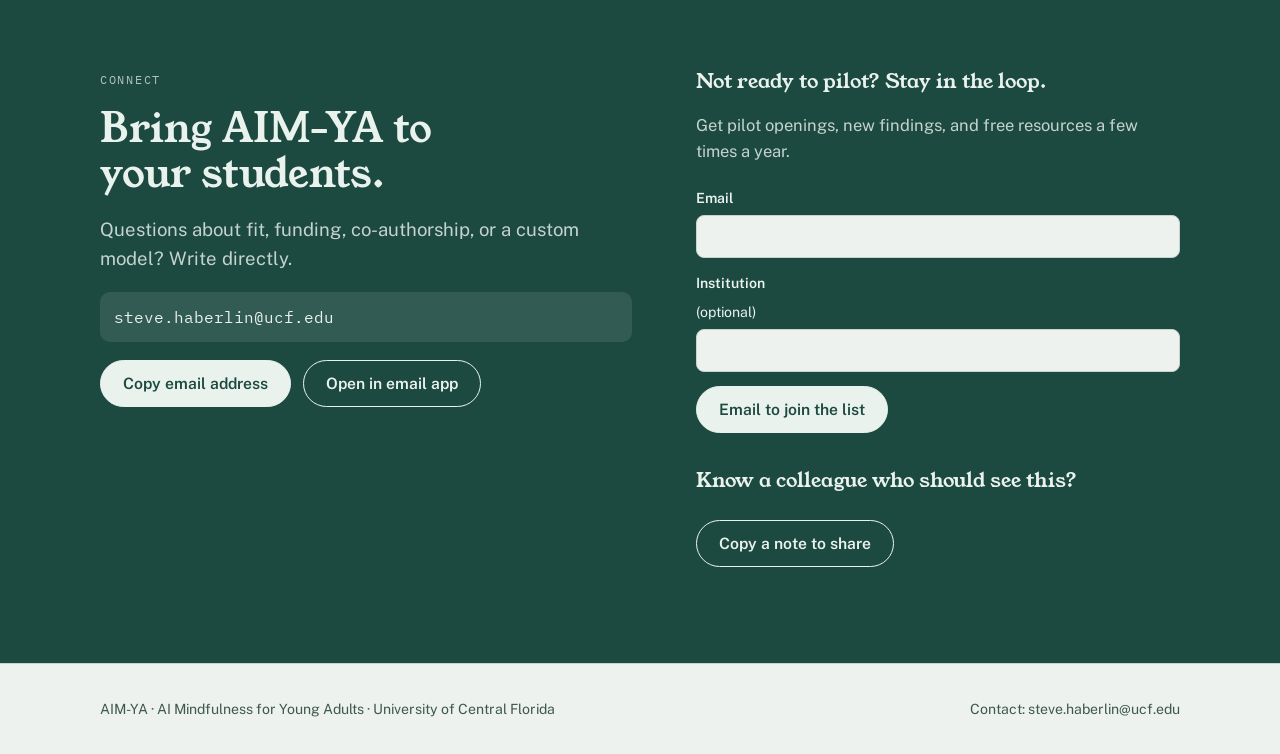
<file: pilot/index.html>
<!doctype html>
<html lang="en">
<head>
<meta charset="utf-8">
<meta name="viewport" content="width=device-width,initial-scale=1,viewport-fit=cover">
<title>AIM-YA Pilot Partners</title>
<meta name="description" content="AIM-YA (AI Mindfulness for Young Adults) is a research-based program that helps undergraduates meet an AI-saturated world with clarity, steadiness, and skill. Partner with us to pilot it at your institution.">
<link rel="canonical" href="https://stevehaberlinphd-gif.github.io/aim-ya/pilot/">
<meta property="og:type" content="website">
<meta property="og:title" content="AIM-YA: Become a Pilot Partner">
<meta property="og:description" content="A four-week, research-based program helping undergraduates meet AI with clarity, not anxiety. Check whether it fits your class or campus.">
<meta property="og:url" content="https://stevehaberlinphd-gif.github.io/aim-ya/pilot/">
<meta property="og:image" content="https://stevehaberlinphd-gif.github.io/aim-ya/pilot/og.png">
<meta name="twitter:card" content="summary_large_image">
<link rel="icon" href="../media/logo.png">
<link rel="preconnect" href="https://fonts.googleapis.com">
<link rel="preconnect" href="https://fonts.gstatic.com" crossorigin>
<link rel="stylesheet" href="https://fonts.googleapis.com/css2?family=Young+Serif&family=Public+Sans:ital,wght@0,400;0,500;0,600;0,700;1,400&family=IBM+Plex+Mono:wght@400;500&display=swap">
<style>:root{padding-top:env(safe-area-inset-top,0px);padding-bottom:env(safe-area-inset-bottom,0px)}body{margin:0}img{max-width:100%}[hidden]{display:none!important}</style>
<style>
/* Layout: left-aligned editorial column; hero pairs the thesis with a slow breathing ring; pine bands mark the two action zones (readiness check, contact). */
:root{
  --paper:#EEF2EE; --paper-2:#E3E9E4; --card:#F8FAF7;
  --ink:#14302A; --ink-2:#3E5751; --rule:#C7D3CC;
  --pine:#1D4A40; --pine-ink:#EAF2EE;
  --saffron:#B97A0B; --saffron-soft:#F3E2BF;
  --good:#2F7A4E; --warn:#A8670A; --soft:#5C6F86;
  --display:"Young Serif", Georgia, "Times New Roman", serif;
  --body:"Public Sans", system-ui, -apple-system, "Segoe UI", sans-serif;
  --mono:"IBM Plex Mono", ui-monospace, Menlo, Consolas, monospace;
  --radius:10px;
}
@media (prefers-color-scheme:dark){:root:not([data-theme="light"]){
  --paper:#0F1B18; --paper-2:#14231F; --card:#182A25;
  --ink:#E4EEE9; --ink-2:#A9BDB5; --rule:#2B423B;
  --pine:#163A32; --pine-ink:#E4EEE9;
  --saffron:#E3A73A; --saffron-soft:#3A2E14;
  --good:#6CC08E; --warn:#E3A73A; --soft:#9DB0C8; color-scheme:dark}}
:root[data-theme="dark"]{
  --paper:#0F1B18; --paper-2:#14231F; --card:#182A25;
  --ink:#E4EEE9; --ink-2:#A9BDB5; --rule:#2B423B;
  --pine:#163A32; --pine-ink:#E4EEE9;
  --saffron:#E3A73A; --saffron-soft:#3A2E14;
  --good:#6CC08E; --warn:#E3A73A; --soft:#9DB0C8; color-scheme:dark}

*{box-sizing:border-box}
html{scroll-behavior:smooth}
@media (prefers-reduced-motion:reduce){html{scroll-behavior:auto}}
body{background:var(--paper);color:var(--ink);font-family:var(--body);font-size:16.5px;line-height:1.6}
body::before{content:"";position:fixed;inset:0 0 auto;height:env(safe-area-inset-top,0px);z-index:10;background:var(--paper)}
a{color:inherit}
:focus-visible{outline:2px solid var(--saffron);outline-offset:3px;border-radius:4px}
.wrap{max-width:1120px;margin:0 auto;padding-left:max(20px,env(safe-area-inset-left,0px));padding-right:max(20px,env(safe-area-inset-right,0px))}
h1,h2,h3{font-family:var(--display);font-weight:400;line-height:1.12;text-wrap:balance;margin:0}
h1{font-size:clamp(2.3rem,5.4vw,4.1rem);letter-spacing:-.01em}
h2{font-size:clamp(1.75rem,3.4vw,2.5rem)}
h3{font-size:1.22rem;line-height:1.25}
p{margin:0}
.eyebrow{font-family:var(--mono);font-size:.76rem;letter-spacing:.14em;text-transform:uppercase;color:var(--ink-2)}
.lede{font-size:1.16rem;color:var(--ink-2);max-width:60ch}
.measure{max-width:65ch}
section{padding-block:clamp(56px,8vw,96px)}
.stack{display:flex;flex-direction:column;gap:18px}
.btn{display:inline-flex;align-items:center;gap:8px;font:600 .98rem var(--body);padding:13px 22px;border-radius:999px;border:1.5px solid var(--ink);background:var(--ink);color:var(--paper);text-decoration:none;cursor:pointer;transition:transform .15s ease,background .15s}
.btn:hover{transform:translateY(-1px)}
.btn.ghost{background:transparent;color:var(--ink)}
.btn.saffron{background:var(--saffron);border-color:var(--saffron);color:#1A1406}
.btn[disabled]{opacity:.5;cursor:not-allowed;transform:none}
.row{display:flex;flex-wrap:wrap;gap:12px;align-items:center}

/* header */
header.top{position:sticky;top:env(safe-area-inset-top,0px);z-index:9;background:color-mix(in srgb,var(--paper) 92%,transparent);backdrop-filter:blur(8px);border-bottom:1px solid var(--rule)}
header.top .wrap{display:flex;justify-content:space-between;align-items:center;gap:16px;padding-block:12px}
.brand{font-family:var(--display);font-size:1.3rem;text-decoration:none;display:flex;align-items:center;gap:10px}
.brand .dot{width:12px;height:12px;border-radius:50%;background:var(--saffron);box-shadow:0 0 0 4px var(--saffron-soft)}
nav.links{display:flex;gap:22px;font-size:.93rem}
nav.links a{text-decoration:none;color:var(--ink-2)}
nav.links a:hover{color:var(--ink)}
@media (max-width:820px){nav.links{display:none}}
header.top .btn{padding:9px 16px;font-size:.88rem}

/* hero */
.hero{padding-block:clamp(48px,7vw,88px) clamp(40px,6vw,72px)}
.hero-grid{display:grid;grid-template-columns:1.35fr 1fr;gap:clamp(28px,5vw,64px);align-items:center}
.hero-grid>*{min-width:0}
@media (max-width:820px){.hero-grid{grid-template-columns:1fr}}
.hero h1 em{font-style:normal;color:var(--saffron)}
.breath{position:relative;aspect-ratio:1;max-width:400px;width:100%;margin-inline:auto;display:grid;place-items:center}
.breath .ring{position:absolute;inset:0;border-radius:50%;border:1px solid var(--rule)}
.breath .r2{inset:12%}.breath .r3{inset:24%}
.breath .orb{width:46%;aspect-ratio:1;border-radius:50%;background:radial-gradient(circle at 40% 35%,var(--saffron-soft),transparent 70%),var(--pine);box-shadow:0 0 0 1px var(--rule);animation:breathe 12s ease-in-out infinite;display:grid;place-items:center}
.breath .cue{font-family:var(--mono);font-size:.72rem;letter-spacing:.18em;text-transform:uppercase;color:var(--pine-ink)}
.breath .tag{position:absolute;font-family:var(--mono);font-size:.72rem;color:var(--ink-2);background:var(--paper);padding:2px 8px;border:1px solid var(--rule);border-radius:999px;white-space:nowrap}
.breath .t1{top:6%;left:2%}.breath .t2{top:46%;right:-2%}.breath .t3{bottom:6%;left:12%}
@keyframes breathe{0%,100%{transform:scale(.82)}33%,50%{transform:scale(1.18)}}
@media (prefers-reduced-motion:reduce){.breath .orb{animation:none}}
.facts{display:flex;flex-wrap:wrap;gap:10px 26px;margin-top:6px;font-size:.92rem;color:var(--ink-2)}
.facts span::before{content:"";display:inline-block;width:6px;height:6px;border-radius:50%;background:var(--saffron);margin-right:8px;vertical-align:middle}

/* sites strip */
.sites{border-block:1px solid var(--rule);background:var(--paper-2)}
.sites .wrap{display:flex;flex-wrap:wrap;gap:12px 36px;align-items:center;padding-block:18px}
.sites strong{font-family:var(--display);font-weight:400;font-size:1.08rem}

/* overview video */
.player-video{display:block;width:100%;max-width:100%;aspect-ratio:16/9;border-radius:14px;background:#0F1A20;border:1px solid var(--rule)}
.video{padding-block:clamp(48px,7vw,80px) 0}
.video .head{display:flex;flex-wrap:wrap;justify-content:space-between;align-items:end;gap:12px 24px;margin-bottom:22px}
.video .head>*{min-width:0}
.player{position:relative;width:100%;max-width:100%;aspect-ratio:16/9;border-radius:14px;overflow:hidden;background:var(--pine);color:var(--pine-ink);display:grid;place-items:center;border:1px solid var(--rule)}
.player::before{content:"";position:absolute;inset:0;background:radial-gradient(circle at 70% 30%,color-mix(in srgb,var(--saffron) 30%,transparent),transparent 55%)}
.player .inner{position:relative;display:flex;flex-direction:column;align-items:center;gap:14px;text-align:center;padding:16px}
.player .play{width:76px;height:76px;border-radius:50%;border:2px solid var(--pine-ink);display:grid;place-items:center;opacity:.9}
.player .play::after{content:"";margin-left:6px;border-style:solid;border-width:14px 0 14px 22px;border-color:transparent transparent transparent var(--pine-ink)}
.player .soon{font-family:var(--mono);font-size:.76rem;letter-spacing:.14em;text-transform:uppercase;opacity:.8}
.player .dur{position:absolute;right:14px;bottom:12px;font-family:var(--mono);font-size:.76rem;background:color-mix(in srgb,var(--ink) 55%,transparent);color:var(--pine-ink);padding:3px 9px;border-radius:6px}

/* why */
.split{display:grid;grid-template-columns:1fr 1.25fr;gap:clamp(28px,5vw,72px)}
.split>*{min-width:0}
@media (max-width:820px){.split{grid-template-columns:1fr}}
.tension{display:grid;gap:0;border-top:1px solid var(--rule)}
.tension div{display:grid;grid-template-columns:150px 1fr;gap:18px;padding-block:18px;border-bottom:1px solid var(--rule)}
.tension b{font-family:var(--mono);font-weight:500;font-size:.8rem;letter-spacing:.08em;text-transform:uppercase;color:var(--saffron);padding-top:3px}
@media (max-width:520px){.tension div{grid-template-columns:1fr;gap:4px}}

/* program */
.prog{background:var(--paper-2)}
.pillars{display:grid;grid-template-columns:repeat(3,1fr);gap:16px;margin-top:36px}
@media (max-width:820px){.pillars{grid-template-columns:1fr}}
.pillar{background:var(--card);border:1px solid var(--rule);border-radius:var(--radius);padding:24px;display:flex;flex-direction:column;gap:10px}
.pillar .k{font-family:var(--mono);font-size:.74rem;letter-spacing:.12em;text-transform:uppercase;color:var(--ink-2)}
.measures{margin-top:40px;display:grid;grid-template-columns:auto 1fr;gap:10px 22px;align-items:baseline;max-width:760px}
.measures code{font-family:var(--mono);font-size:.88rem;background:var(--saffron-soft);color:var(--ink);padding:3px 9px;border-radius:6px;white-space:nowrap}
@media (max-width:520px){.measures{grid-template-columns:1fr;gap:4px}.measures code{justify-self:start;margin-top:10px}}

/* models */
.models{display:grid;grid-template-columns:repeat(3,1fr);gap:0;margin-top:36px;border-top:2px solid var(--ink)}
@media (max-width:820px){.models{grid-template-columns:1fr}}
.model{padding:24px 24px 26px 0;display:flex;flex-direction:column;gap:10px;border-bottom:1px solid var(--rule)}
.model+.model{padding-left:24px;border-left:1px solid var(--rule)}
@media (max-width:820px){.model+.model{padding-left:0;border-left:0}}
.model .where{font-family:var(--mono);font-size:.76rem;color:var(--ink-2)}

/* partners get / give */
.ledger{display:grid;grid-template-columns:1fr 1fr;gap:16px;margin-top:36px}
@media (max-width:820px){.ledger{grid-template-columns:1fr}}
.ledger .col{border:1px solid var(--rule);border-radius:var(--radius);padding:26px;background:var(--card)}
.ledger ul{margin:14px 0 0;padding:0;list-style:none;display:grid;gap:12px}
.ledger li{display:grid;grid-template-columns:20px 1fr;gap:10px}
.ledger li::before{content:"";width:10px;height:10px;margin-top:8px;border-radius:50%;border:2px solid var(--saffron)}
.ledger .give li::before{border-color:var(--ink-2);border-radius:2px}

/* path */
.path{list-style:none;padding:0;margin:36px 0 0;display:grid;grid-template-columns:repeat(5,1fr);gap:14px;counter-reset:s}
@media (max-width:900px){.path{grid-template-columns:1fr}}
.path li{counter-increment:s;border-top:2px solid var(--ink);padding-top:14px;display:flex;flex-direction:column;gap:6px}
.path li::before{content:counter(s);font-family:var(--display);font-size:1.6rem;color:var(--saffron);line-height:1}
.path p{font-size:.94rem;color:var(--ink-2)}

/* readiness */
.band{background:var(--pine);color:var(--pine-ink)}
.band .eyebrow{color:color-mix(in srgb,var(--pine-ink) 72%,transparent)}
.band .lede{color:color-mix(in srgb,var(--pine-ink) 82%,transparent)}
.check{display:grid;grid-template-columns:.85fr 1.4fr;gap:clamp(24px,5vw,64px);align-items:start}
.check>*{min-width:0}
@media (max-width:900px){.check{grid-template-columns:1fr}}
.panel{background:var(--card);color:var(--ink);border-radius:14px;padding:clamp(20px,3.5vw,34px);box-shadow:0 20px 50px -30px rgba(0,0,0,.5)}
.progress{display:flex;gap:6px;margin-bottom:22px}
.progress i{flex:1;height:4px;border-radius:2px;background:var(--rule)}
.progress i.on{background:var(--saffron)}
fieldset{border:0;padding:0;margin:0 0 22px;min-width:0}
legend{font-weight:600;margin-bottom:10px;padding:0}
.hint{font-size:.86rem;color:var(--ink-2);margin:-4px 0 10px}
.opts{display:grid;grid-template-columns:repeat(2,minmax(0,1fr));gap:8px}
@media (max-width:520px){.opts{grid-template-columns:1fr}}
.opt{position:relative}
.opt input{position:absolute;opacity:0;inset:0;cursor:pointer;margin:0}
.opt span{display:block;border:1.5px solid var(--rule);border-radius:8px;padding:10px 12px;font-size:.94rem;background:var(--paper);transition:border-color .12s,background .12s}
.opt input:checked+span{border-color:var(--saffron);background:var(--saffron-soft)}
.opt input:focus-visible+span{outline:2px solid var(--saffron);outline-offset:2px}
.fields{display:grid;grid-template-columns:1fr 1fr;gap:14px}
@media (max-width:520px){.fields{grid-template-columns:1fr}}
.fields .full{grid-column:1/-1}
label.f{display:flex;flex-direction:column;gap:6px;font-size:.88rem;font-weight:600}
label.f input,label.f textarea,label.f select{font:400 1rem var(--body);color:var(--ink);background:var(--paper);border:1.5px solid var(--rule);border-radius:8px;padding:11px 12px;width:100%}
label.f input:focus,label.f textarea:focus{border-color:var(--saffron);outline:none}
.consent{display:flex;gap:10px;align-items:flex-start;font-size:.9rem;color:var(--ink-2);margin-top:14px}
.consent input{margin-top:4px;accent-color:var(--saffron)}
.err{color:#B3261E;font-size:.9rem;min-height:1.2em}
:root[data-theme="dark"] .err{color:#FF9C92}
@media (prefers-color-scheme:dark){:root:not([data-theme="light"]) .err{color:#FF9C92}}
.step-nav{display:flex;justify-content:space-between;gap:12px;margin-top:8px}
.result .fit{display:inline-flex;align-items:center;gap:8px;font-family:var(--mono);font-size:.8rem;letter-spacing:.08em;text-transform:uppercase;padding:6px 12px;border-radius:999px;border:1.5px solid currentColor}
.fit.strong{color:var(--good)}.fit.support{color:var(--warn)}.fit.early{color:var(--soft)}
.meter{height:8px;background:var(--rule);border-radius:4px;overflow:hidden;margin:14px 0 6px}
.meter b{display:block;height:100%;background:var(--saffron);border-radius:4px}
.summary{font-family:var(--mono);font-size:.8rem;white-space:pre-wrap;background:var(--paper);border:1px solid var(--rule);border-radius:8px;padding:14px;max-height:220px;overflow:auto;margin-top:10px}
.status{border-left:3px solid var(--good);padding:8px 14px;background:var(--paper);border-radius:0 8px 8px 0;font-size:.94rem}
.status.manual{border-left-color:var(--warn)}
.side-notes{display:grid;gap:14px;margin-top:22px;font-size:.95rem}
.side-notes div{border-top:1px solid color-mix(in srgb,var(--pine-ink) 25%,transparent);padding-top:12px}

/* faq */
.faq details{border-bottom:1px solid var(--rule);padding-block:16px}
.faq summary{cursor:pointer;font-weight:600;font-size:1.04rem;list-style:none;display:flex;justify-content:space-between;gap:16px}
.faq summary::-webkit-details-marker{display:none}
.faq summary::after{content:"+";font-family:var(--mono);color:var(--saffron);font-size:1.2rem;line-height:1}
.faq details[open] summary::after{content:"–"}
.faq details p{margin-top:10px;color:var(--ink-2);max-width:68ch}

/* about */
.about{display:grid;grid-template-columns:180px 1fr;gap:clamp(20px,4vw,48px);align-items:start}
.about>*{min-width:0}
@media (max-width:640px){.about{grid-template-columns:1fr}}
.mono-badge{width:150px;aspect-ratio:1;border-radius:50%;background:var(--pine);color:var(--pine-ink);display:grid;place-items:center;font-family:var(--display);font-size:2.6rem}
.headshot{width:160px;height:160px;max-width:100%;border-radius:50%;object-fit:cover;object-position:50% 35%;border:3px solid var(--card);box-shadow:0 0 0 1px var(--rule)}
.creds{display:flex;flex-wrap:wrap;gap:8px;margin-top:6px}
.creds span{font-size:.82rem;border:1px solid var(--rule);border-radius:999px;padding:4px 12px;color:var(--ink-2)}

/* contact */
.contact-grid{display:grid;grid-template-columns:1.1fr 1fr;gap:clamp(24px,5vw,64px)}
.contact-grid>*{min-width:0}
@media (max-width:820px){.contact-grid{grid-template-columns:1fr}}
.addr{display:flex;flex-wrap:wrap;align-items:center;gap:10px;font-family:var(--mono);font-size:1.02rem;background:color-mix(in srgb,var(--pine-ink) 10%,transparent);border-radius:10px;padding:12px 14px;user-select:all}
.band .btn{background:var(--pine-ink);color:var(--pine);border-color:var(--pine-ink)}
.band .btn.ghost{background:transparent;color:var(--pine-ink)}
.band .panel .btn{background:var(--ink);color:var(--paper);border-color:var(--ink)}
.band .panel .btn.ghost{background:transparent;color:var(--ink)}
.band .panel .btn.saffron{background:var(--saffron);border-color:var(--saffron);color:#1A1406}
.share{display:flex;flex-wrap:wrap;gap:10px;margin-top:8px}

footer{padding-block:34px;font-size:.88rem;color:var(--ink-2);border-top:1px solid var(--rule)}
footer .wrap{display:flex;flex-wrap:wrap;justify-content:space-between;gap:12px}
.toast{position:fixed;left:50%;bottom:calc(20px + env(safe-area-inset-bottom,0px));transform:translateX(-50%);background:var(--ink);color:var(--paper);padding:10px 18px;border-radius:999px;font-size:.92rem;z-index:20}
</style>
</head>
<body>
<header class="top">
  <div class="wrap">
    <a class="brand" href="#top"><span class="dot" aria-hidden="true"></span>AIM-YA</a>
    <nav class="links" aria-label="Sections">
      <a href="#why">Why it matters</a>
      <a href="#program">The program</a>
      <a href="#models">Ways to run it</a>
      <a href="#faq">FAQ</a>
      <a href="#contact">Contact</a>
    </nav>
    <a class="btn saffron" href="#readiness">Check your fit</a>
  </div>
</header>

<main id="top">
  <section class="hero">
    <div class="wrap hero-grid">
      <div class="stack">
        <h1>Help your students meet AI with <em>clarity</em>, not anxiety.</h1>
        <p class="lede">AIM-YA is a four-week, research-based program that pairs contemplative practice with critical AI competency. Students learn to steady their attention, examine how they use AI, and make choices they can stand behind.</p>
        <div class="row" style="margin-top:8px">
          <a class="btn" href="#readiness">Take the 3-minute readiness check</a>
          <a class="btn ghost" href="#program">See how it works</a>
        </div>
        <div class="facts">
          <span>4-week core program</span>
          <span>Waitlist-control RCT design</span>
          <span>Validated outcome measures</span>
          <span>Training and materials provided</span>
        </div>
      </div>
      <div class="breath" aria-hidden="true">
        <div class="ring"></div><div class="ring r2"></div><div class="ring r3"></div>
        <div class="orb"><span class="cue" id="cue">inhale</span></div>
        <span class="tag t1">attention</span>
        <span class="tag t2">discernment</span>
        <span class="tag t3">care</span>
      </div>
    </div>
  </section>

  <section class="video" id="overview">
    <div class="wrap">
      <div class="head">
        <div class="stack" style="gap:10px">
          <p class="eyebrow">Overview video</p>
          <h2>AIM-YA in three minutes</h2>
        </div>
        <p style="color:var(--ink-2);max-width:44ch">What the program is, how a session runs, and what pilot partners can expect.</p>
      </div>
      <!-- Overview video: to replace it, upload a new file to this folder and change the src below -->
      <video class="player-video" controls preload="metadata" playsinline poster="overview-poster.jpg" aria-label="AIM-YA in three minutes, overview video">
        <source src="overview.mp4" type="video/mp4">
        Your browser can't play this video. <a href="overview.mp4">Download the overview video</a>.
      </video>
    </div>
  </section>

  <section id="why">
    <div class="wrap split">
      <div class="stack">
        <p class="eyebrow">Why it matters</p>
        <h2>Students are entering an AI-saturated world faster than we are preparing them for it.</h2>
      </div>
      <div class="stack">
        <p class="measure">Generative AI now sits inside how undergraduates study, write, search, and plan their careers. Many students feel pressure to use it, unease about what it means for their future, and uncertainty about where healthy use ends. Most campuses respond with policy or tool training. Few help students with the inner side of the shift.</p>
        <div class="tension">
          <div><b>Anxiety</b><p>Worry about careers, competence, and keeping up can crowd out learning and wellbeing.</p></div>
          <div><b>Competency</b><p>Students need practical judgment about when AI helps their thinking and when it replaces it.</p></div>
          <div><b>Attention</b><p>Always-on tools fragment focus. Mindfulness gives students a trainable way back.</p></div>
          <div><b>Ethics</b><p>Honest, reflective use of AI is a habit students can practice, not only a rule they follow.</p></div>
        </div>
      </div>
    </div>
  </section>

  <section id="program" class="prog">
    <div class="wrap">
      <div class="stack measure">
        <p class="eyebrow">The program</p>
        <h2>What AIM-YA is</h2>
        <p class="lede">A structured, four-week, research-based curriculum that weaves short guided practices together with reflection and discussion on how AI is shaping students' learning, work, and sense of self.</p>
      </div>
      <div class="pillars">
        <div class="pillar"><span class="k">Practice</span><h3>Contemplative foundations</h3><p>Brief, accessible mindfulness practices that build attention and steadiness. No prior experience needed for students or facilitators.</p></div>
        <div class="pillar"><span class="k">Reflect</span><h3>Critical AI engagement</h3><p>Guided reflection on real AI use: what it offers, what it costs, and how to stay the author of your own thinking.</p></div>
        <div class="pillar"><span class="k">Apply</span><h3>App-based program</h3><p>AIM-YA is an app-based program, so practice and reflection continue between sessions.</p></div>
      </div>
      <div class="measures">
        <p class="eyebrow" style="grid-column:1/-1;margin-bottom:4px">Built to be studied, with validated measures</p>
        <code>MAAS</code><p>Mindful Attention Awareness Scale: everyday present-moment attention.</p>
        <code>PSS-10</code><p>Perceived Stress Scale: how unpredictable and overloaded life feels.</p>
        <code>AIMS</code><p>AI-related outcomes measured alongside mindfulness and stress.</p>
      </div>
    </div>
  </section>

  <section id="models">
    <div class="wrap">
      <div class="stack measure">
        <p class="eyebrow">Ways to run it</p>
        <h2>Three tested ways to bring AIM-YA to campus</h2>
        <p class="lede">Each model comes from a live pilot. Choose the one that fits your students, or let us help you adapt one.</p>
      </div>
      <div class="models">
        <div class="model"><span class="where">Model from UCF</span><h3>Embedded in a course</h3><p>Run inside an existing class such as yoga, mindfulness, or a discipline course. UCF is expanding from a yoga course to four sections and a new pilot with chemistry students.</p></div>
        <div class="model"><span class="where">Model from Wesleyan College</span><h3>Peer-led small groups</h3><p>Trained group leaders facilitate AI-mindfulness reflections with small groups of STEM undergraduates.</p></div>
        <div class="model"><span class="where">In development</span><h3>First-year experience</h3><p>Students who complete AIM-YA serve as ambassadors who lead it with incoming first-year students, gaining leadership experience.</p></div>
      </div>
    </div>
  </section>

  <section style="padding-top:0">
    <div class="wrap">
      <div class="stack measure">
        <p class="eyebrow">Partnership</p>
        <h2>What a pilot partnership looks like</h2>
      </div>
      <div class="ledger">
        <div class="col">
          <h3>You receive</h3>
          <ul>
            <li><span>The full AIM-YA curriculum, including a condensed four-week version</span></li>
            <li><span>Four facilitator training videos and an onboarding guide</span></li>
            <li><span>Access to the companion app as it rolls out</span></li>
            <li><span>Ready-made survey instruments and study protocol</span></li>
            <li><span>A summary of findings from your site</span></li>
            <li><span>Opportunities to co-present and co-author</span></li>
          </ul>
        </div>
        <div class="col give">
          <h3>You provide</h3>
          <ul>
            <li><span>A course, section, or student group for about four weeks</span></li>
            <li><span>A facilitator: you, a colleague, a TA, or trained student leaders</span></li>
            <li><span>Help coordinating with your IRB, if you join the research arm</span></li>
            <li><span>A signed memorandum of understanding (MOU)</span></li>
            <li><span>Brief feedback so the program keeps improving</span></li>
          </ul>
        </div>
      </div>

      <ol class="path" aria-label="Steps to become a pilot site">
        <li><h3>Readiness check</h3><p>Answer a few questions about your setting. About three minutes.</p></li>
        <li><h3>Intro conversation</h3><p>A short call to match a delivery model to your students.</p></li>
        <li><h3>Onboarding</h3><p>Watch the facilitator videos and sign the MOU.</p></li>
        <li><h3>Run the pilot</h3><p>Deliver the four weeks, with pre and post surveys.</p></li>
        <li><h3>Share results</h3><p>Receive your site summary and help shape the next version.</p></li>
      </ol>
    </div>
  </section>

  <section id="readiness" class="band">
    <div class="wrap check">
      <div class="stack">
        <p class="eyebrow">Readiness check</p>
        <h2>Is AIM-YA a fit for your class or campus?</h2>
        <p class="lede">Answer seven quick questions and see your fit level right away. Then email your results to the AIM-YA team to start the conversation.</p>
        <div class="side-notes">
          <div><strong>No commitment.</strong> The check starts a conversation. It does not sign you up for anything.</div>
          <div><strong>Every setting can fit.</strong> Lower readiness just means we start with more support.</div>
          <div><strong>Your details stay with the AIM-YA team.</strong> We use your email only for the pilot and occasional program updates, which you can opt out of.</div>
        </div>
      </div>

      <div class="panel" aria-live="polite">
        <div class="progress" id="progress"><i class="on"></i><i></i><i></i></div>

        <form id="quiz" novalidate>
          <div class="qstep" data-step="0">
            <fieldset>
              <legend>1. Where would AIM-YA run?</legend>
              <div class="opts">
                <label class="opt"><input type="radio" name="setting" value="A course I teach" data-s="2"><span>A course I teach</span></label>
                <label class="opt"><input type="radio" name="setting" value="First-year experience or seminar" data-s="2"><span>First-year experience or seminar</span></label>
                <label class="opt"><input type="radio" name="setting" value="Student group, wellness, or residence life" data-s="1"><span>Student group, wellness, or residence life</span></label>
                <label class="opt"><input type="radio" name="setting" value="Not sure yet" data-s="0"><span>Not sure yet</span></label>
              </div>
            </fieldset>
            <fieldset>
              <legend>2. About how many students?</legend>
              <div class="opts">
                <label class="opt"><input type="radio" name="size" value="Under 15" data-s="1"><span>Under 15</span></label>
                <label class="opt"><input type="radio" name="size" value="15 to 40" data-s="2"><span>15 to 40</span></label>
                <label class="opt"><input type="radio" name="size" value="40 to 100" data-s="2"><span>40 to 100</span></label>
                <label class="opt"><input type="radio" name="size" value="More than 100" data-s="2"><span>More than 100</span></label>
              </div>
            </fieldset>
            <fieldset>
              <legend>3. Can you make room for about four weeks of sessions?</legend>
              <div class="opts">
                <label class="opt"><input type="radio" name="time" value="Yes" data-s="2"><span>Yes</span></label>
                <label class="opt"><input type="radio" name="time" value="Possibly, with adjustments" data-s="1"><span>Possibly, with adjustments</span></label>
                <label class="opt"><input type="radio" name="time" value="Not this year" data-s="0"><span>Not this year</span></label>
              </div>
            </fieldset>
          </div>

          <div class="qstep" data-step="1" hidden>
            <fieldset>
              <legend>4. Who would facilitate?</legend>
              <div class="opts">
                <label class="opt"><input type="radio" name="facilitator" value="I would" data-s="2"><span>I would</span></label>
                <label class="opt"><input type="radio" name="facilitator" value="A colleague or TA" data-s="2"><span>A colleague or TA</span></label>
                <label class="opt"><input type="radio" name="facilitator" value="Trained student leaders" data-s="2"><span>Trained student leaders</span></label>
                <label class="opt"><input type="radio" name="facilitator" value="We would need help" data-s="1"><span>We would need help</span></label>
              </div>
            </fieldset>
            <fieldset>
              <legend>5. Could your institution support the research arm?</legend>
              <p class="hint">IRB review or a reliance agreement with UCF. You can also run the program without the study.</p>
              <div class="opts">
                <label class="opt"><input type="radio" name="irb" value="Yes, we can coordinate IRB" data-s="2"><span>Yes, we can coordinate IRB</span></label>
                <label class="opt"><input type="radio" name="irb" value="Not sure" data-s="1"><span>Not sure</span></label>
                <label class="opt"><input type="radio" name="irb" value="Program only, no research" data-s="1"><span>Program only, no research</span></label>
              </div>
            </fieldset>
            <fieldset>
              <legend>6. When could you start?</legend>
              <div class="opts">
                <label class="opt"><input type="radio" name="start" value="Spring 2027" data-s="2"><span>Spring 2027</span></label>
                <label class="opt"><input type="radio" name="start" value="Summer or Fall 2027" data-s="2"><span>Summer or Fall 2027</span></label>
                <label class="opt"><input type="radio" name="start" value="2028 or later" data-s="1"><span>2028 or later</span></label>
                <label class="opt"><input type="radio" name="start" value="Just exploring" data-s="0"><span>Just exploring</span></label>
              </div>
            </fieldset>
            <fieldset>
              <legend>7. Which student needs brought you here?</legend>
              <p class="hint">Choose any that apply.</p>
              <div class="opts">
                <label class="opt"><input type="checkbox" name="needs" value="AI anxiety"><span>AI anxiety</span></label>
                <label class="opt"><input type="checkbox" name="needs" value="AI competency"><span>AI competency</span></label>
                <label class="opt"><input type="checkbox" name="needs" value="Stress and wellbeing"><span>Stress and wellbeing</span></label>
                <label class="opt"><input type="checkbox" name="needs" value="Ethical AI use"><span>Ethical AI use</span></label>
                <label class="opt"><input type="checkbox" name="needs" value="Attention and focus"><span>Attention and focus</span></label>
                <label class="opt"><input type="checkbox" name="needs" value="Career readiness"><span>Career readiness</span></label>
              </div>
            </fieldset>
          </div>

          <div class="qstep" data-step="2" hidden>
            <p style="font-weight:600;margin-bottom:14px">Last step: your contact details</p>
            <div class="fields">
              <label class="f">Name<input id="f-name" name="name" autocomplete="name" required></label>
              <label class="f">Email<input id="f-email" name="email" type="email" autocomplete="email" required></label>
              <label class="f">Institution<input id="f-inst" name="institution" autocomplete="organization" required></label>
              <label class="f">Role or title<input id="f-role" name="role" autocomplete="organization-title" placeholder="e.g. Assistant Professor"></label>
              <label class="f full">Department or program<input id="f-dept" name="department"></label>
              <label class="f full">Anything else we should know? <span style="font-weight:400;color:var(--ink-2)">(optional)</span><textarea id="f-note" name="note" rows="3"></textarea></label>
            </div>
            <label class="consent"><input type="checkbox" id="f-list" name="list" checked><span>Add me to the AIM-YA updates list for pilot openings, findings, and new materials. Unsubscribe any time.</span></label>
          </div>

          <p class="err" id="err" role="alert"></p>
          <div class="step-nav">
            <button type="button" class="btn ghost" id="back" hidden>Back</button>
            <span></span>
            <button type="button" class="btn" id="next">Continue</button>
            <button type="submit" class="btn saffron" id="submit" hidden>See my fit</button>
          </div>
        </form>

        <div class="result" id="result" hidden>
          <span class="fit" id="fitPill"></span>
          <h3 id="fitTitle" style="margin-top:14px;font-size:1.6rem"></h3>
          <div class="meter"><b id="meterBar" style="width:0"></b></div>
          <p style="font-size:.84rem;color:var(--ink-2)" id="meterLabel"></p>
          <p id="fitBody" style="margin-top:12px"></p>
          <div id="sendStatus" style="margin-top:18px"></div>
          <div class="row" style="margin-top:18px">
            <button class="btn ghost" id="restart" type="button">Start over</button>
          </div>
        </div>
      </div>
    </div>
  </section>

  <section id="faq" class="faq">
    <div class="wrap split">
      <div class="stack">
        <p class="eyebrow">Questions</p>
        <h2>Frequently asked</h2>
        <p class="lede">Don't see your question? Write to Dr. Haberlin directly.</p>
      </div>
      <div>
        <details><summary>Do facilitators need mindfulness experience?</summary><p>No. The facilitator training videos and guide walk you through every session. Experienced practitioners can go deeper, and newcomers have everything they need to lead it well.</p></details>
        <details><summary>Does my institution have to join the research study?</summary><p>No. You can run AIM-YA as a program only. If you want to contribute data, we will help you coordinate IRB review or a reliance agreement with UCF.</p></details>
        <details><summary>What does it cost?</summary><p>Pilot partners receive the curriculum, training videos, and study materials at no cost. In return we ask for a signed MOU and feedback on how it went.</p></details>
        <details><summary>How much class time does it take?</summary><p>The core program runs over about four weeks. We will work with you to fit sessions into your course schedule or group meetings.</p></details>
        <details><summary>Can it work outside psychology or wellness courses?</summary><p>Yes. Current pilots include yoga and mindfulness courses, STEM students at Wesleyan College, and chemistry students at UCF. AI touches every discipline.</p></details>
        <details><summary>How is student data protected?</summary><p>Research participation follows IRB-approved procedures, with informed consent and confidential handling of survey data. Students can take part in the program without joining the study.</p></details>
      </div>
    </div>
  </section>

  <section style="padding-top:0">
    <div class="wrap about">
      <img class="headshot" src="steve.jpg" alt="Steve Haberlin, Ph.D." width="160" height="160">
      <div class="stack measure">
        <p class="eyebrow">Program lead</p>
        <h2>Steve Haberlin, Ph.D.</h2>
        <p>Assistant Professor in Learning Sciences and Educational Research at the University of Central Florida. His research sits where contemplative practice, higher education, and artificial intelligence meet, with one aim: helping people stay human as AI evolves.</p>
        <div class="creds">
          <span>University of Central Florida</span>
          <span>Published in <i>Mindfulness</i></span>
          <span>Published in <i>AI &amp; Society</i></span>
          <span><i>Journal of American College Health</i></span>
          <span>Author, Bounded Convergence Framework</span>
        </div>
      </div>
    </div>
  </section>

  <section id="contact" class="band">
    <div class="wrap contact-grid">
      <div class="stack">
        <p class="eyebrow">Connect</p>
        <h2>Bring AIM-YA to your students.</h2>
        <p class="lede">Questions about fit, funding, co-authorship, or a custom model? Write directly.</p>
        <div class="addr"><span id="emailText">steve.haberlin@ucf.edu</span></div>
        <div class="row">
          <button class="btn" type="button" id="copyEmail">Copy email address</button>
          <a class="btn ghost" href="mailto:steve.haberlin@ucf.edu?subject=AIM-YA%20pilot%20partnership">Open in email app</a>
        </div>
      </div>
      <div class="stack">
        <h3>Not ready to pilot? Stay in the loop.</h3>
        <p style="color:color-mix(in srgb,var(--pine-ink) 82%,transparent)">Get pilot openings, new findings, and free resources a few times a year.</p>
        <form id="updates" class="fields" novalidate style="margin-top:4px">
          <label class="f full" style="color:var(--pine-ink)">Email<input id="u-email" type="email" autocomplete="email" required></label>
          <label class="f full" style="color:var(--pine-ink)">Institution <span style="font-weight:400">(optional)</span><input id="u-inst" autocomplete="organization"></label>
          <div class="full row"><button class="btn" type="submit">Email to join the list</button><span id="u-msg" style="font-size:.92rem"></span></div>
        </form>
        <h3 style="margin-top:18px">Know a colleague who should see this?</h3>
        <div class="share">
          <button class="btn ghost" type="button" id="copyBlurb">Copy a note to share</button>
        </div>
      </div>
    </div>
  </section>
</main>

<footer>
  <div class="wrap">
    <span>AIM-YA · AI Mindfulness for Young Adults · University of Central Florida</span>
    <span>Contact: steve.haberlin@ucf.edu</span>
  </div>
</footer>

<div class="toast" id="toast" hidden></div>

<script>
const CONTACT = "steve.haberlin@ucf.edu";

const $ = (s, r = document) => r.querySelector(s);
const $$ = (s, r = document) => [...r.querySelectorAll(s)];
function toast(msg){const t=$("#toast");t.textContent=msg;t.hidden=false;clearTimeout(toast._t);toast._t=setTimeout(()=>t.hidden=true,2600)}
async function copy(text, el){
  try{await navigator.clipboard.writeText(text);toast("Copied")}
  catch(e){ if(el){const r=document.createRange();r.selectNodeContents(el);const s=getSelection();s.removeAllRanges();s.addRange(r);toast("Selected. Press copy on your device.")} }
}
function esc(s){return String(s??"").replace(/[&<>"']/g,c=>({"&":"&amp;","<":"&lt;",">":"&gt;",'"':"&quot;","'":"&#39;"}[c]))}

/* breathing cue */
(function(){
  if (matchMedia("(prefers-reduced-motion: reduce)").matches) return;
  const cue=$("#cue"), seq=[["inhale",4000],["hold",2000],["exhale",6000]]; let i=0;
  (function tick(){cue.textContent=seq[i][0];setTimeout(()=>{i=(i+1)%3;tick()},seq[i][1])})();
})();

function mailtoHref(subject, body){
  return `mailto:${CONTACT}?subject=${encodeURIComponent(subject)}&body=${encodeURIComponent(body)}`;
}

/* readiness check */
const form=$("#quiz"), steps=$$(".qstep"), bars=$$("#progress i");
let step=0;
const required=[["setting","size","time"],["facilitator","irb","start"]];
function show(n){
  step=n; steps.forEach((s,i)=>s.hidden=i!==n); bars.forEach((b,i)=>b.classList.toggle("on",i<=n));
  $("#back").hidden=n===0; $("#next").hidden=n===2; $("#submit").hidden=n!==2; $("#err").textContent="";
  $("#readiness").scrollIntoView({block:"start"});
}
function missing(n){return (required[n]||[]).filter(k=>!form.querySelector(`input[name="${k}"]:checked`))}
$("#next").onclick=()=>{ if(missing(step).length){$("#err").textContent="Please answer each question to continue.";return} show(step+1) };
$("#back").onclick=()=>show(step-1);

function collect(){
  const v=k=>form.querySelector(`input[name="${k}"]:checked`);
  const keys=["setting","size","time","facilitator","irb","start"];
  let score=0; const answers={};
  keys.forEach(k=>{const el=v(k);answers[k]=el?el.value:"";score+=el?+el.dataset.s:0});
  answers.needs=$$('input[name="needs"]:checked',form).map(x=>x.value);
  return {score,answers};
}
function tier(score){
  if(score>=10) return {key:"strong",label:"Ready to pilot",title:"You look ready to pilot AIM-YA.",body:"Your setting lines up well with how current sites run the program. Email us your results and someone from the AIM-YA team will be in touch about next steps."};
  if(score>=6) return {key:"support",label:"Ready with support",title:"AIM-YA can work for you with a little support.",body:"A few details still need settling, such as timing, facilitation, or IRB. That is common, and we will help you work through them on an intro call."};
  return {key:"early",label:"Early stage",title:"You're early in the journey. That's a good place to start.",body:"It may be too soon to schedule a pilot, but we would like to stay in touch, share resources, and let you know when a model fits your situation."};
}
form.addEventListener("submit",e=>{
  e.preventDefault();
  const name=$("#f-name").value.trim(), email=$("#f-email").value.trim(), inst=$("#f-inst").value.trim();
  if(!name||!inst||!/^[^\s@]+@[^\s@]+\.[^\s@]+$/.test(email)){$("#err").textContent="Add your name, institution, and a valid email so we can follow up.";return}
  const {score,answers}=collect(), t=tier(score);
  const record={name,email,institution:inst,role:$("#f-role").value.trim(),department:$("#f-dept").value.trim(),note:$("#f-note").value.trim(),
    updatesList:$("#f-list").checked,score,fit:t.label,...answers,submittedAt:new Date().toISOString()};
  form.hidden=true; $("#progress").hidden=true; $("#result").hidden=false;
  const pill=$("#fitPill"); pill.className="fit "+t.key; pill.textContent=t.label;
  $("#fitTitle").textContent=t.title; $("#fitBody").textContent=t.body;
  $("#meterBar").style.width=Math.round(score/12*100)+"%"; $("#meterLabel").textContent=`Readiness score ${score} of 12`;
  const summary=`AIM-YA readiness check\n\nName: ${name}\nEmail: ${email}\nInstitution: ${inst}\nRole: ${record.role}\nDepartment: ${record.department}\n\nSetting: ${answers.setting}\nStudents: ${answers.size}\nFour weeks: ${answers.time}\nFacilitator: ${answers.facilitator}\nResearch arm: ${answers.irb}\nStart: ${answers.start}\nNeeds: ${answers.needs.join(", ")}\n\nScore: ${score}/12 (${t.label})\nUpdates list: ${record.updatesList?"Yes":"No"}\nNote: ${record.note}`;
  const subject=`AIM-YA readiness check: ${inst} (${t.label})`;
  const st=$("#sendStatus");
  st.innerHTML=`<div class="status manual"><b>Last step:</b> email your results to <b>${CONTACT}</b> to start the conversation. The button below opens a message with your answers already filled in.</div>
    <div class="row" style="margin-top:12px"><a class="btn saffron" id="mailRes" href="${esc(mailtoHref(subject,summary))}">Email my results</a><button class="btn ghost" type="button" id="copySum">Copy summary</button><button class="btn ghost" type="button" id="copyAddr">Copy email address</button></div>
    <div class="summary" id="sumBox">${esc(summary)}</div>`;
  $("#copySum").onclick=()=>copy(summary,$("#sumBox"));
  $("#copyAddr").onclick=()=>copy(CONTACT);
  $("#readiness").scrollIntoView({block:"start"});
});
$("#restart").onclick=()=>{form.reset();$("#f-list").checked=true;form.hidden=false;$("#progress").hidden=false;$("#result").hidden=true;show(0)};

/* updates list */
$("#updates").addEventListener("submit",e=>{
  e.preventDefault();
  const email=$("#u-email").value.trim(), inst=$("#u-inst").value.trim(), msg=$("#u-msg");
  if(!/^[^\s@]+@[^\s@]+\.[^\s@]+$/.test(email)){msg.textContent="Enter a valid email address.";return}
  location.href=mailtoHref("Add me to the AIM-YA updates list",`Please add me to the AIM-YA updates list.\n\nEmail: ${email}\nInstitution: ${inst}`);
  msg.textContent=`Your email app should open. If it doesn't, write to ${CONTACT}.`;
});

/* contact + share */
$("#copyEmail").onclick=()=>copy(CONTACT,$("#emailText"));
$("#copyBlurb").onclick=()=>copy(`I came across AIM-YA (AI Mindfulness for Young Adults), a four-week, research-based program from UCF that helps undergraduates meet AI with clarity instead of anxiety. They're recruiting pilot partners and provide the curriculum, facilitator training, and study materials. Worth a look: ${location.href.split("#")[0]}`);

</script>
</body>
</html>
</file>
<file: app/app.css>
html,body{margin:0;padding:0}
[hidden]{display:none!important}
/* Layout: one calm reading column (app shell) with a bottom tab bar; each week is a four-beat stepper. */
:root{
  --bg:#EDF1EF; --surface:#FFFFFF; --surface-2:#E3E9E6; --ink:#1B2826; --muted:#5A6B67; --line:#CBD5D1;
  --accent:#1E6B64; --accent-ink:#FFFFFF; --accent-soft:#D3E6E2; --saffron:#C9861F; --saffron-soft:#F6E7CC;
  --good:#2E7D4F;
  --f-display:"Young Serif", Georgia, "Times New Roman", serif;
  --f-body:"Atkinson Hyperlegible", system-ui, -apple-system, "Segoe UI", sans-serif;
  --f-mono:"JetBrains Mono", ui-monospace, Menlo, Consolas, monospace;
  --r:14px;
}
@media (prefers-color-scheme: dark){ :root:not([data-theme="light"]){
  --bg:#101716; --surface:#18211F; --surface-2:#202B29; --ink:#E4ECE9; --muted:#9BABA6; --line:#2E3B38;
  --accent:#5FB8AD; --accent-ink:#0D1716; --accent-soft:#1F3532; --saffron:#E3A64A; --saffron-soft:#3A2E1B; --good:#6CC08F;
  color-scheme:dark }}
:root[data-theme="dark"]{
  --bg:#101716; --surface:#18211F; --surface-2:#202B29; --ink:#E4ECE9; --muted:#9BABA6; --line:#2E3B38;
  --accent:#5FB8AD; --accent-ink:#0D1716; --accent-soft:#1F3532; --saffron:#E3A64A; --saffron-soft:#3A2E1B; --good:#6CC08F;
  color-scheme:dark }

*{box-sizing:border-box}
html,body{height:100%}
body{background:var(--bg);color:var(--ink);font-family:var(--f-body);font-size:16px;line-height:1.55}
.wrap{max-width:680px;margin:0 auto;padding-inline:16px;padding-block:20px 48px}
h1,h2,h3{font-family:var(--f-display);font-weight:400;text-wrap:balance;margin:0;line-height:1.2}
h1{font-size:clamp(1.8rem,5vw,2.4rem)}
h2{font-size:1.5rem}
h3{font-size:1.15rem}
p{margin:0}
.muted{color:var(--muted)}
.eyebrow{font-size:.74rem;letter-spacing:.12em;text-transform:uppercase;color:var(--muted);font-weight:700}
.stack{display:flex;flex-direction:column;gap:16px}
.stack-s{display:flex;flex-direction:column;gap:8px}
.row{display:flex;gap:10px;flex-wrap:wrap;align-items:center}
button,.btn{font:inherit;cursor:pointer;border-radius:999px;border:1px solid var(--line);background:var(--surface);color:var(--ink);padding:10px 18px;font-weight:700;font-size:.95rem}
button:focus-visible,textarea:focus-visible,input:focus-visible{outline:3px solid var(--saffron);outline-offset:2px}
.btn-primary{background:var(--accent);border-color:var(--accent);color:var(--accent-ink)}
.btn-ghost{background:transparent}
.btn-sm{padding:6px 12px;font-size:.85rem}
button:disabled{opacity:.5;cursor:default}
textarea,input[type=text]{width:100%;font:inherit;color:var(--ink);background:var(--surface);border:1px solid var(--line);border-radius:10px;padding:12px}
textarea{min-height:120px;resize:vertical}
label{font-weight:700}
.panel{background:var(--surface);border:1px solid var(--line);border-radius:var(--r);padding:20px}
.quiet{background:var(--surface-2);border-radius:var(--r);padding:16px}

/* header */
.top{display:flex;justify-content:space-between;align-items:center;gap:12px;margin-bottom:22px}
.brand{display:flex;align-items:center;gap:10px;font-family:var(--f-display);font-size:1.1rem}
.mark{width:30px;height:30px;border-radius:50%;border:2px solid var(--accent);display:grid;place-items:center}
.mark::after{content:"";width:10px;height:10px;border-radius:50%;background:var(--saffron)}

/* tab bar */
.tabs{position:fixed;left:0;right:0;bottom:0;background:var(--surface);border-top:1px solid var(--line);padding:8px 12px calc(8px + env(safe-area-inset-bottom,0px));display:flex;justify-content:center;gap:4px;z-index:10}
.tabs button{border:0;background:transparent;border-radius:10px;padding:8px 14px;color:var(--muted);font-weight:700;font-size:.85rem;display:flex;flex-direction:column;align-items:center;gap:2px;min-width:72px}
.tabs button[aria-current="page"]{color:var(--accent);background:var(--accent-soft)}
.tabs svg{width:22px;height:22px}

/* home path */
.question{font-family:var(--f-display);font-size:1.25rem;line-height:1.35;border-left:3px solid var(--saffron);padding-left:14px}
.path{display:flex;flex-direction:column;gap:0;position:relative}
.wk{display:grid;grid-template-columns:44px 1fr;gap:14px;align-items:start;text-align:left;border:0;background:transparent;padding:12px 0;border-radius:0;font-weight:400;width:100%}
.wk .dot{width:44px;height:44px;border-radius:50%;border:2px solid var(--line);display:grid;place-items:center;font-family:var(--f-display);font-size:1.1rem;background:var(--surface);color:var(--muted);position:relative;z-index:1}
.wk.started .dot{border-color:var(--accent);color:var(--accent)}
.wk.done .dot{background:var(--accent);border-color:var(--accent);color:var(--accent-ink)}
.wk .body{min-width:0;background:var(--surface);border:1px solid var(--line);border-radius:var(--r);padding:14px 16px}
.wk:hover .body{border-color:var(--accent)}
.path::before{content:"";position:absolute;left:21px;top:30px;bottom:30px;width:2px;background:var(--line)}
.beats{display:flex;gap:6px;margin-top:10px}
.beats span{flex:1;height:5px;border-radius:3px;background:var(--surface-2)}
.beats span.on{background:var(--accent)}

/* week stepper */
.steps{display:grid;grid-template-columns:repeat(4,1fr);gap:6px;margin:18px 0 22px}
.steps button{border-radius:10px;padding:8px 4px;font-size:.8rem;display:flex;flex-direction:column;align-items:center;gap:2px;background:var(--surface)}
.steps button small{font-weight:400;color:var(--muted);font-size:.7rem}
.steps button[aria-current="step"]{border-color:var(--accent);background:var(--accent-soft);color:var(--ink)}
.steps button.complete::before{content:"✓";color:var(--good);font-size:.8rem}

.scale{display:flex;gap:8px}
.scale button{flex:1;padding:10px 0;border-radius:10px;font-variant-numeric:tabular-nums}
.scale button[aria-pressed="true"]{background:var(--accent);color:var(--accent-ink);border-color:var(--accent)}
.scale-ends{display:flex;justify-content:space-between;font-size:.78rem;color:var(--muted);margin-top:4px}

/* practice */
.timer{display:grid;place-items:center;gap:14px;padding:10px 0}
.ring{position:relative;width:min(260px,70vw);aspect-ratio:1;max-width:100%}
.ring svg{width:100%;height:100%;transform:rotate(-90deg)}
.ring .center{position:absolute;inset:0;display:grid;place-items:center;text-align:center}
.pacer{width:46%;aspect-ratio:1;border-radius:50%;background:var(--accent-soft);border:2px solid var(--accent);transform:scale(.55);transition:transform 1s linear}
.clock{position:absolute;bottom:22%;left:0;right:0;text-align:center;font-family:var(--f-mono);font-size:1.4rem;font-variant-numeric:tabular-nums}
.phase-label{position:absolute;top:22%;left:0;right:0;text-align:center;font-size:.78rem;letter-spacing:.1em;text-transform:uppercase;color:var(--muted);font-weight:700}
.cue{font-family:var(--f-display);font-size:1.2rem;text-align:center;min-height:3.2em;max-width:30ch;line-height:1.4}
.phaselist{display:flex;flex-direction:column;gap:6px;font-size:.92rem}
.phaselist div{display:flex;justify-content:space-between;gap:12px;padding:8px 12px;border-radius:8px;background:var(--surface-2)}
.phaselist div.now{background:var(--accent-soft);font-weight:700}
.seg{display:inline-flex;border:1px solid var(--line);border-radius:999px;padding:3px;gap:3px;background:var(--surface)}
.seg button{border:0;padding:6px 14px;font-size:.85rem}
.seg button[aria-pressed="true"]{background:var(--accent);color:var(--accent-ink)}
.switch{display:flex;align-items:center;gap:8px;font-weight:400;font-size:.88rem;color:var(--muted)}

/* explore */
.ethics{background:var(--saffron-soft);border-radius:var(--r);padding:18px;display:flex;flex-direction:column;gap:6px}
.ethics .eyebrow{color:var(--saffron)}
.prompt{font-family:var(--f-mono);font-size:.84rem;background:var(--surface-2);border-radius:10px;padding:14px;white-space:pre-wrap;word-break:break-word;line-height:1.5;max-height:260px;overflow:auto}
ol.labsteps{margin:0;padding-left:1.3em;display:flex;flex-direction:column;gap:6px}
.toolnote{font-size:.82rem;color:var(--muted)}
.loglist{display:flex;flex-direction:column;gap:6px}
.logitem{display:flex;justify-content:space-between;gap:10px;align-items:center;padding:8px 12px;background:var(--surface-2);border-radius:8px;font-size:.92rem}
.logitem span{min-width:0;overflow-wrap:anywhere}
.grid2{display:grid;grid-template-columns:1fr 1fr;gap:10px}
@media (max-width:520px){.grid2{grid-template-columns:1fr}}

/* gap */
.meter{height:6px;background:var(--surface-2);border-radius:3px;overflow:hidden;position:relative}
.meter i{position:absolute;inset:0 auto 0 0;background:var(--saffron);border-radius:3px;transition:width .2s}
.meter.ok i{background:var(--good)}
.counter{font-size:.82rem;color:var(--muted);font-variant-numeric:tabular-nums}
.pull{font-family:var(--f-display);font-size:1.15rem;line-height:1.45;color:var(--accent)}

/* journal */
.entry{border-top:1px solid var(--line);padding-top:14px;display:flex;flex-direction:column;gap:6px}
.entry p{white-space:pre-wrap;overflow-wrap:anywhere}

/* manifesto */
.manifesto{border:2px solid var(--accent);border-radius:var(--r);padding:24px;display:flex;flex-direction:column;gap:14px;background:var(--surface)}
.manifesto p{font-family:var(--f-display);font-size:1.1rem;line-height:1.45}

.onb-dots{display:flex;gap:6px;margin-bottom:22px}
.onb-dots span{flex:1;height:4px;border-radius:2px;background:var(--surface-2)}
.onb-dots span.on{background:var(--accent)}
.stats{display:grid;grid-template-columns:1fr 1fr;gap:10px}
@media (max-width:520px){.stats{grid-template-columns:1fr}}
.stat{background:var(--surface);border:1px solid var(--line);border-radius:var(--r);padding:16px;display:flex;flex-direction:column;gap:6px;min-width:0}
.stat-n{font-family:var(--f-display);font-size:1.9rem;color:var(--accent);line-height:1;font-variant-numeric:tabular-nums}
.stat p{font-size:.92rem}
.src{font-size:.8rem;color:var(--muted)}
.flow{display:flex;align-items:stretch;gap:8px;flex-wrap:wrap}
.flow .node{flex:1 1 150px;min-width:0;background:var(--surface);border:1px solid var(--line);border-radius:12px;padding:12px 14px;display:flex;flex-direction:column;gap:2px}
.flow .node span{font-size:.85rem;color:var(--muted)}
.flow .arrow{align-self:center;color:var(--saffron);font-size:1.4rem;font-weight:700}
@media (max-width:520px){.flow{flex-direction:column}.flow .arrow{transform:rotate(90deg)}}
.mapcard{background:var(--surface);border:1px solid var(--line);border-radius:var(--r);padding:16px;display:flex;flex-direction:column;gap:8px}
.mapcard.hi{border:2px solid var(--saffron)}
.mapcard.stress{background:var(--accent-soft);border-color:transparent}
.chip{font-size:.76rem;font-weight:700;padding:3px 10px;border-radius:999px;background:var(--surface-2);color:var(--muted)}
.chip.hi{background:var(--saffron-soft);color:var(--ink)}
.wk-tag{font-size:.78rem;font-weight:700;color:var(--accent);border:1px solid var(--accent);border-radius:999px;padding:2px 10px}
.refs{margin:0;padding-left:1.1em;display:flex;flex-direction:column;gap:8px;font-size:.88rem;overflow-wrap:anywhere}
.refs a{color:var(--accent)}
.draft{font-size:.85rem;font-weight:700;background:var(--saffron-soft);color:var(--ink);border-left:4px solid var(--saffron);border-radius:8px;padding:10px 12px}
.logo{width:84px;height:84px;border-radius:50%;flex:none}
@media (max-width:520px){.logo{width:68px;height:68px}}
.brand-sub{display:block;margin-top:2px;font-family:var(--f-body)}
.wk{cursor:pointer}
.wk:focus-visible{outline:none}
.wk:focus-visible .body{outline:3px solid var(--saffron);outline-offset:2px}
.wk.current .body{border:2px solid var(--accent)}
.glance-h{margin-top:10px}
.step-nav{display:flex;justify-content:space-between;align-items:center;gap:12px;margin-top:18px;padding-top:16px;border-top:1px solid var(--line)}
.btn-next{min-width:120px}
.btn-back{background:var(--surface)}
.step-of{margin-top:6px;font-size:.8rem;letter-spacing:.12em;text-transform:uppercase;font-weight:700;color:var(--muted)}
.beat-h{font-size:clamp(2.2rem,9vw,3.1rem);line-height:1.1;letter-spacing:-.01em}
.wk.final{cursor:default}
.wk.final:hover .body{border-color:var(--line)}
.wk.final .body{display:block}
.tool-req{border:2px solid var(--accent);border-radius:var(--r);padding:16px;background:var(--accent-soft)}
.tool-req .eyebrow{color:var(--accent)}
.chips{display:flex;flex-wrap:wrap;gap:8px}
.chip-btn{border-radius:999px;padding:7px 14px;font-size:.9rem;font-weight:700;background:var(--surface);border:1px solid var(--line)}
.chip-btn[aria-pressed="true"]{background:var(--accent);border-color:var(--accent);color:var(--accent-ink)}
.scale11{display:grid;grid-template-columns:repeat(11,1fr);gap:4px}
.scale11 button{padding:9px 0;border-radius:8px;font-size:.88rem;font-variant-numeric:tabular-nums}
.scale11 button[aria-pressed="true"]{background:var(--accent);color:var(--accent-ink);border-color:var(--accent)}
.seg-wrap{display:flex;flex-wrap:wrap;border-radius:14px}
.seg-wrap button{border-radius:10px}
.levels{margin:0;padding-left:1.2em;display:flex;flex-direction:column;gap:6px;font-size:.94rem}
.evidence{background:var(--surface);border:1px solid var(--line);border-left:4px solid var(--accent);border-radius:var(--r);padding:16px}
.bars{display:flex;flex-direction:column;gap:6px}
.bars-l{font-weight:700;font-size:.9rem}
.bar-row{display:grid;grid-template-columns:64px 1fr 28px;gap:10px;align-items:center;font-size:.86rem}
.bar-track{height:10px;background:var(--surface-2);border-radius:5px;overflow:hidden;position:relative}
.bar-track i{position:absolute;inset:0 auto 0 0;border-radius:5px}
.bar-v{font-variant-numeric:tabular-nums;text-align:right;font-weight:700}
.cues-panel{border:1px solid var(--line);border-radius:var(--r);padding:12px 16px;background:var(--surface)}
.cues-panel summary{cursor:pointer;font-weight:700;color:var(--accent)}
.intro-video{width:100%;max-width:100%;aspect-ratio:16/9;border-radius:var(--r);background:#000;display:block}
.video-slot{display:flex;gap:14px;align-items:center;border:2px dashed var(--line);border-radius:var(--r);padding:16px;color:var(--accent);aspect-ratio:16/9;max-width:100%;justify-content:center}
.audio-slot{display:flex;gap:14px;align-items:flex-start;border:2px dashed var(--line);border-radius:var(--r);padding:16px;color:var(--accent)}
.audio-slot .muted{font-size:.9rem}
.slot-file{font-family:var(--f-mono);font-size:.78rem;color:var(--muted);overflow-wrap:anywhere}
.qbtn{text-decoration:none;display:inline-block;border-radius:999px;padding:10px 18px;font-weight:700;font-size:.95rem;background:var(--accent);color:var(--accent-ink);border:1px solid var(--accent)}
.qbtn:focus-visible{outline:3px solid var(--saffron);outline-offset:2px}
.qbtn[aria-disabled="true"]{opacity:.45;cursor:not-allowed}
.consent-row{display:grid;grid-template-columns:24px 1fr;gap:10px;align-items:start;font-weight:400}
.consent-row input{width:20px;height:20px;margin-top:2px;accent-color:var(--accent)}
.items{display:flex;flex-direction:column;gap:12px}
.item{border:1px solid var(--line);border-radius:12px;background:var(--surface);padding:14px 16px;margin:0;display:flex;flex-direction:column;gap:12px;min-width:0}
.item legend{float:left;width:100%;padding:0;display:grid;grid-template-columns:28px 1fr;gap:8px;font-weight:700;line-height:1.45}
.item legend + *{clear:both}
.item-n{color:var(--muted);font-variant-numeric:tabular-nums;font-weight:400}
.opts{display:grid;grid-template-columns:repeat(auto-fit,minmax(88px,1fr));gap:6px}
.opts.compact{grid-template-columns:repeat(7,1fr)}
.opts button{border-radius:10px;padding:8px 4px;display:flex;flex-direction:column;align-items:center;gap:2px;font-variant-numeric:tabular-nums}
.opts.compact button{padding:10px 0}
.opts button small{font-weight:400;font-size:.72rem;color:var(--muted);text-align:center;line-height:1.2}
.opts button[aria-checked="true"]{background:var(--accent);border-color:var(--accent);color:var(--accent-ink)}
.opts button[aria-checked="true"] small{color:var(--accent-ink)}
.sticky-submit{position:sticky;bottom:calc(76px + env(safe-area-inset-bottom,0px));background:var(--bg);padding-block:10px}
.tablewrap{overflow-x:auto;background:var(--surface);border:1px solid var(--line);border-radius:var(--r)}
table{border-collapse:collapse;width:100%;font-size:.92rem;font-variant-numeric:tabular-nums}
th,td{text-align:left;padding:10px 12px;border-bottom:1px solid var(--line)}
th{font-size:.72rem;letter-spacing:.1em;text-transform:uppercase;color:var(--muted)}
tr.sub td:first-child{padding-left:28px;color:var(--muted)}
.up-good{color:var(--good);font-weight:700}
.up-neutral{color:var(--saffron);font-weight:700}
.tabs button{min-width:64px;padding:8px 8px}
.tabs button[hidden]{display:none}
.toast{position:fixed;left:50%;bottom:calc(24px + env(safe-area-inset-bottom,0px));transform:translateX(-50%);background:var(--ink);color:var(--bg);padding:8px 16px;border-radius:999px;font-size:.88rem;z-index:20}
.chart text{fill:var(--muted);font-family:var(--f-body);font-size:11px}
.notice{font-size:.82rem;color:var(--muted);border:1px dashed var(--line);border-radius:10px;padding:10px 12px}
@media (prefers-reduced-motion:reduce){.pacer,.meter i{transition:none}}
</file>
